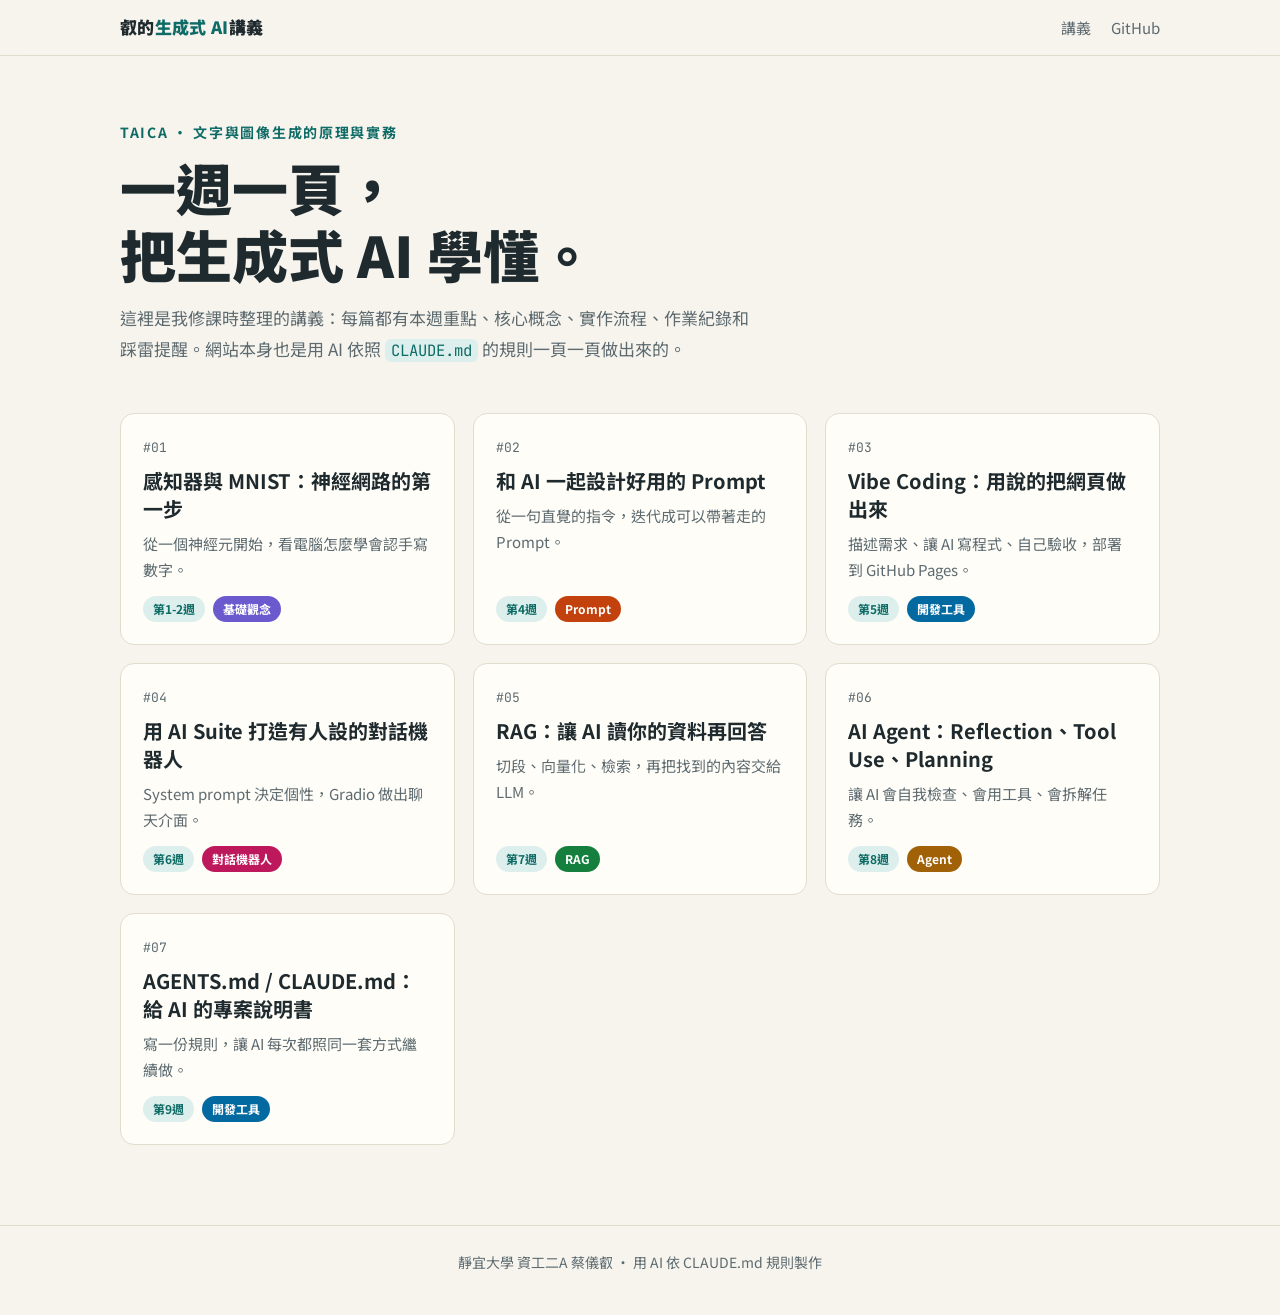
<file: index.html>
<!DOCTYPE html>
<html lang="zh-Hant">
<head>
  <meta charset="UTF-8">
  <meta name="viewport" content="width=device-width, initial-scale=1.0">
  <title>叡的生成式 AI 講義站</title>
  <meta name="description" content="TAICA 生成式AI 課程每週主題整理成的講義。">
  <link rel="stylesheet" href="assets/style.css">
</head>
<body>
  <nav class="site-nav">
    <div class="inner">
      <a class="brand" href="./">叡的<span>生成式 AI</span>講義</a>
      <div class="links">
        <a href="#lessons">講義</a>
        <a href="https://github.com/ray20070101-eng/genai-notes">GitHub</a>
      </div>
    </div>
  </nav>

  <header class="hero">
    <div class="eyebrow">TAICA · 文字與圖像生成的原理與實務</div>
    <h1>一週一頁，<br>把生成式 AI 學懂。</h1>
    <p>這裡是我修課時整理的講義：每篇都有本週重點、核心概念、實作流程、作業紀錄和踩雷提醒。網站本身也是用 AI 依照 <code>CLAUDE.md</code> 的規則一頁一頁做出來的。</p>
  </header>

  <main id="lessons" class="grid"></main>

  <footer>靜宜大學 資工二A 蔡儀叡 · 用 AI 依 CLAUDE.md 規則製作</footer>

  <script src="assets/lessons.js"></script>
  <script>
    const grid = document.getElementById("lessons");
    grid.innerHTML = visibleLessons().map(l => `
      <a class="card" href="lessons/${l.file}">
        <span class="num">#${l.id}</span>
        <h2>${l.title}</h2>
        <p>${l.summary}</p>
        <div class="meta">
          <span class="pill">${l.week}</span>
          <span class="tag" data-tag="${l.tag}">${l.tag}</span>
        </div>
      </a>`).join("");
  </script>
</body>
</html>
</file>
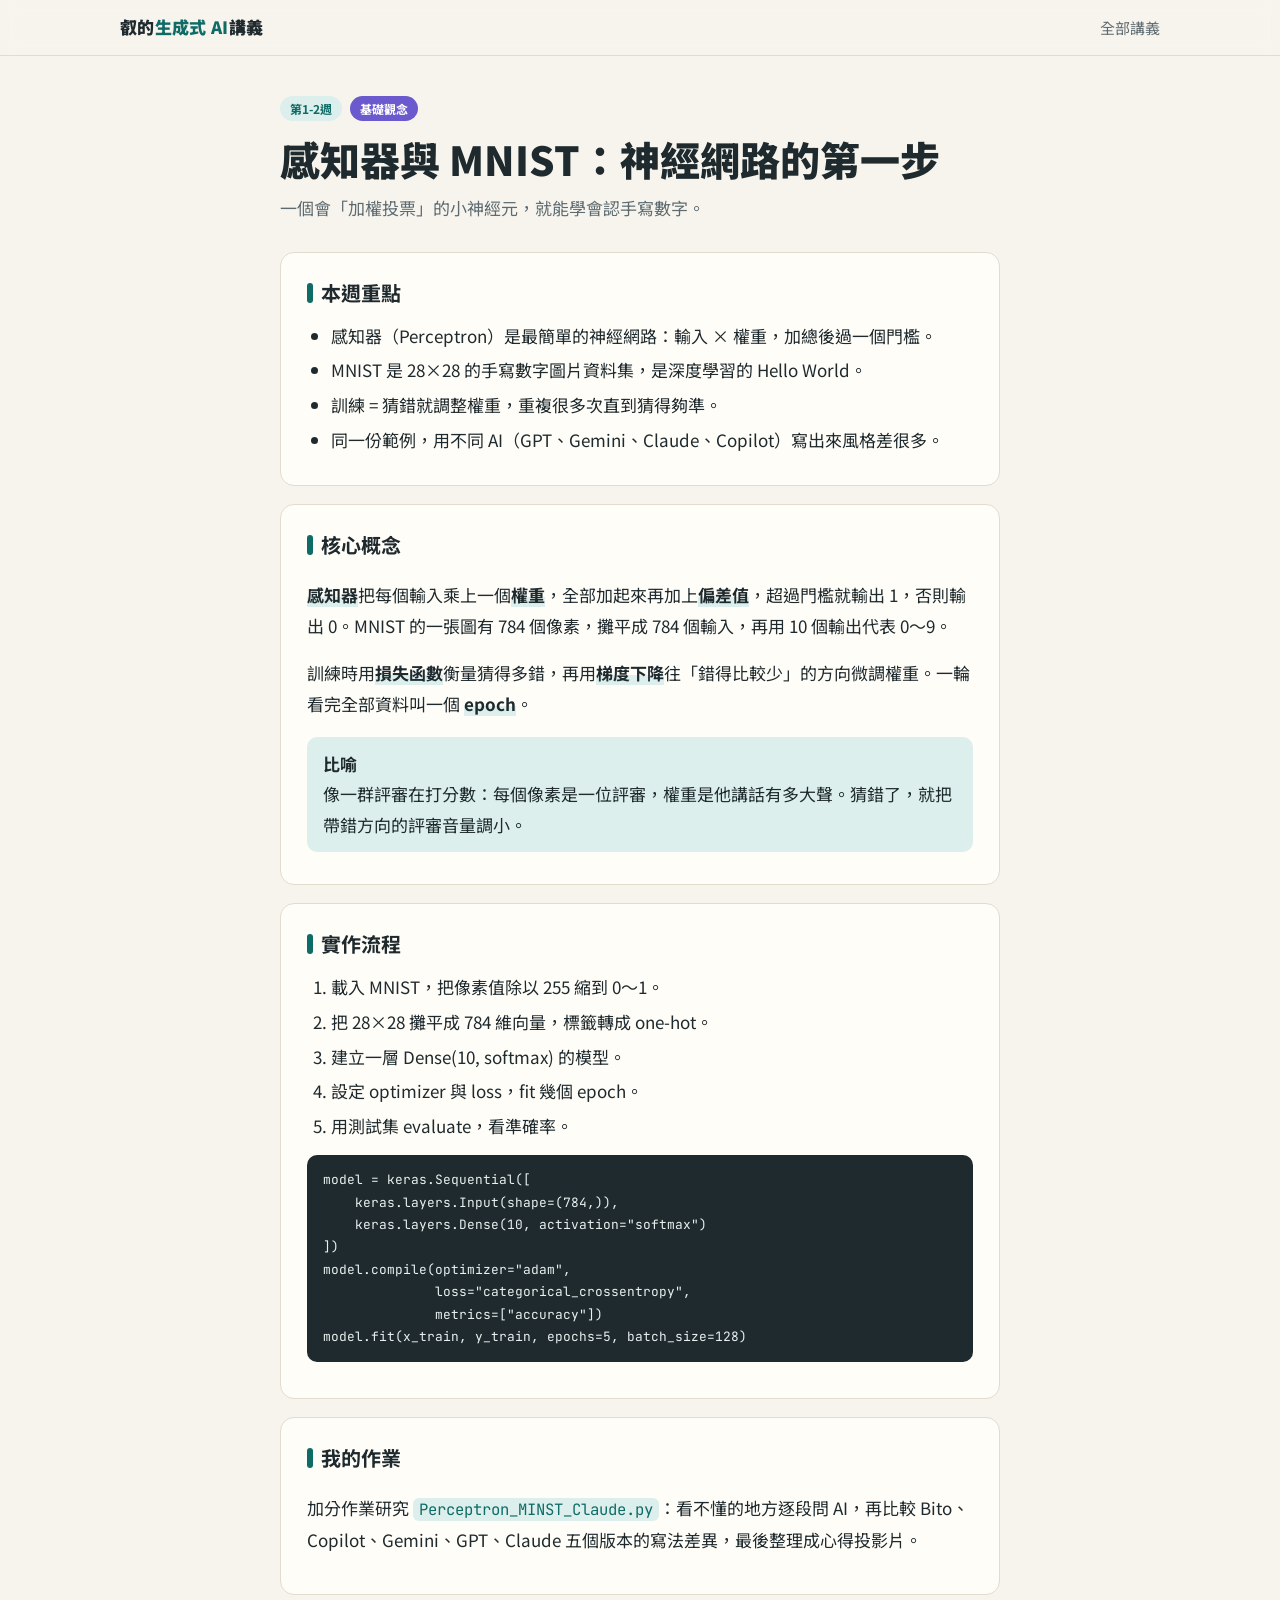
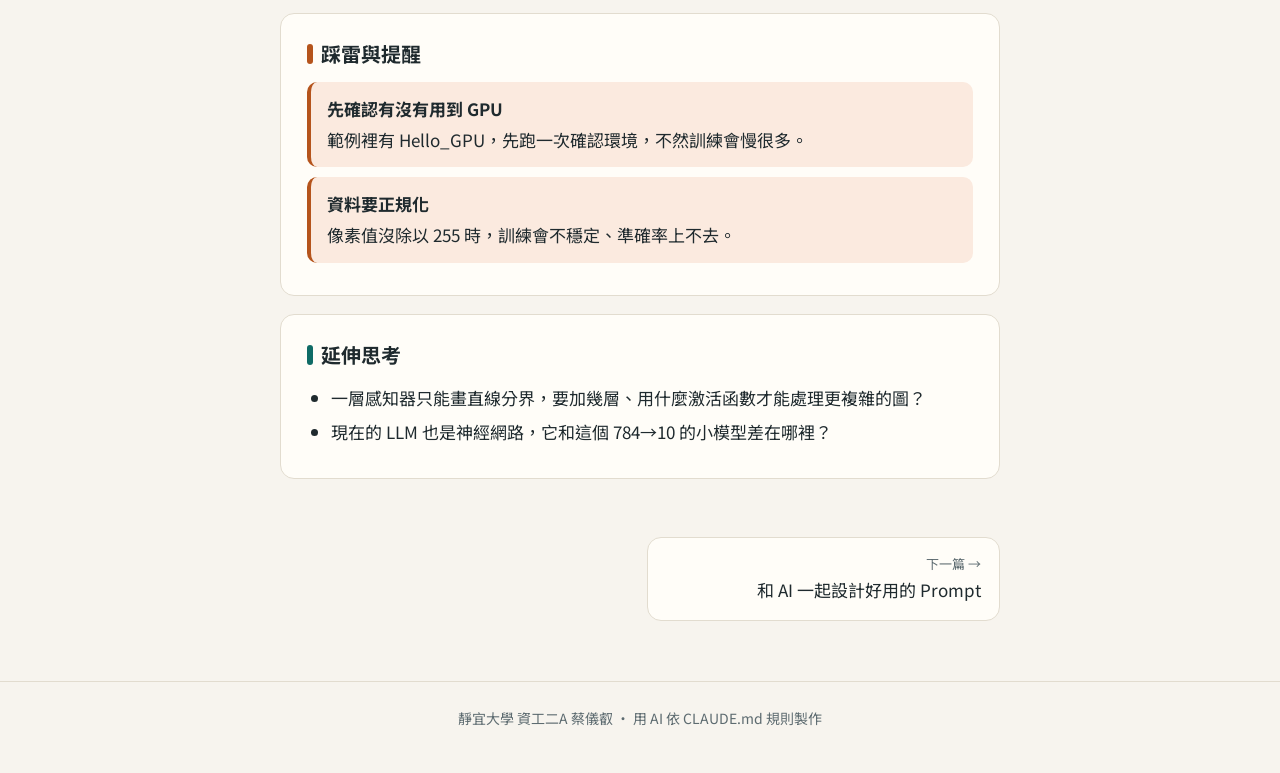
<file: lessons/01-perceptron.html>
<!DOCTYPE html>
<html lang="zh-Hant">
<head>
  <meta charset="UTF-8">
  <meta name="viewport" content="width=device-width, initial-scale=1.0">
  <title>感知器與 MNIST：神經網路的第一步｜叡的生成式 AI 講義</title>
  <link rel="stylesheet" href="../assets/style.css">
</head>
<body>
  <nav class="site-nav">
    <div class="inner">
      <a class="brand" href="../">叡的<span>生成式 AI</span>講義</a>
      <div class="links">
        <a href="../#lessons">全部講義</a>
      </div>
    </div>
  </nav>

  <main class="lesson">
    <header class="lesson-header">
      <div class="meta">
        <span class="pill">第1-2週</span>
        <span class="tag" data-tag="基礎觀念">基礎觀念</span>
      </div>
      <h1>感知器與 MNIST：神經網路的第一步</h1>
      <p class="subtitle">一個會「加權投票」的小神經元，就能學會認手寫數字。</p>
    </header>

    <section class="key-points">
      <h2>本週重點</h2>
      <ul>
        <li>感知器（Perceptron）是最簡單的神經網路：輸入 × 權重，加總後過一個門檻。</li>
        <li>MNIST 是 28×28 的手寫數字圖片資料集，是深度學習的 Hello World。</li>
        <li>訓練 = 猜錯就調整權重，重複很多次直到猜得夠準。</li>
        <li>同一份範例，用不同 AI（GPT、Gemini、Claude、Copilot）寫出來風格差很多。</li>
      </ul>
    </section>

    <section class="concept">
      <h2>核心概念</h2>
      <p><dfn>感知器</dfn>把每個輸入乘上一個<dfn>權重</dfn>，全部加起來再加上<dfn>偏差值</dfn>，超過門檻就輸出 1，否則輸出 0。MNIST 的一張圖有 784 個像素，攤平成 784 個輸入，再用 10 個輸出代表 0～9。</p><p>訓練時用<dfn>損失函數</dfn>衡量猜得多錯，再用<dfn>梯度下降</dfn>往「錯得比較少」的方向微調權重。一輪看完全部資料叫一個 <dfn>epoch</dfn>。</p>
      <div class="callout"><strong>比喻</strong>像一群評審在打分數：每個像素是一位評審，權重是他講話有多大聲。猜錯了，就把帶錯方向的評審音量調小。</div>
    </section>

    <section class="steps">
      <h2>實作流程</h2>
      <ol>
        <li>載入 MNIST，把像素值除以 255 縮到 0～1。</li>
        <li>把 28×28 攤平成 784 維向量，標籤轉成 one-hot。</li>
        <li>建立一層 Dense(10, softmax) 的模型。</li>
        <li>設定 optimizer 與 loss，fit 幾個 epoch。</li>
        <li>用測試集 evaluate，看準確率。</li>
      </ol>
      <pre><code>model = keras.Sequential([
    keras.layers.Input(shape=(784,)),
    keras.layers.Dense(10, activation=&quot;softmax&quot;)
])
model.compile(optimizer=&quot;adam&quot;,
              loss=&quot;categorical_crossentropy&quot;,
              metrics=[&quot;accuracy&quot;])
model.fit(x_train, y_train, epochs=5, batch_size=128)</code></pre>
    </section>

    <section class="homework">
      <h2>我的作業</h2>
      <p>加分作業研究 <code>Perceptron_MINST_Claude.py</code>：看不懂的地方逐段問 AI，再比較 Bito、Copilot、Gemini、GPT、Claude 五個版本的寫法差異，最後整理成心得投影片。</p>
    </section>

    <section class="pitfalls">
      <h2>踩雷與提醒</h2>
      <div class="callout warn"><strong>先確認有沒有用到 GPU</strong>範例裡有 Hello_GPU，先跑一次確認環境，不然訓練會慢很多。</div>
      <div class="callout warn"><strong>資料要正規化</strong>像素值沒除以 255 時，訓練會不穩定、準確率上不去。</div>
    </section>

    <section class="next">
      <h2>延伸思考</h2>
      <ul>
        <li>一層感知器只能畫直線分界，要加幾層、用什麼激活函數才能處理更複雜的圖？</li>
        <li>現在的 LLM 也是神經網路，它和這個 784→10 的小模型差在哪裡？</li>
      </ul>
    </section>
  </main>

  <nav class="pager"></nav>

  <footer>靜宜大學 資工二A 蔡儀叡 · 用 AI 依 CLAUDE.md 規則製作</footer>

  <script src="../assets/lessons.js"></script>
  <script src="../assets/lesson.js"></script>
</body>
</html>
</file>
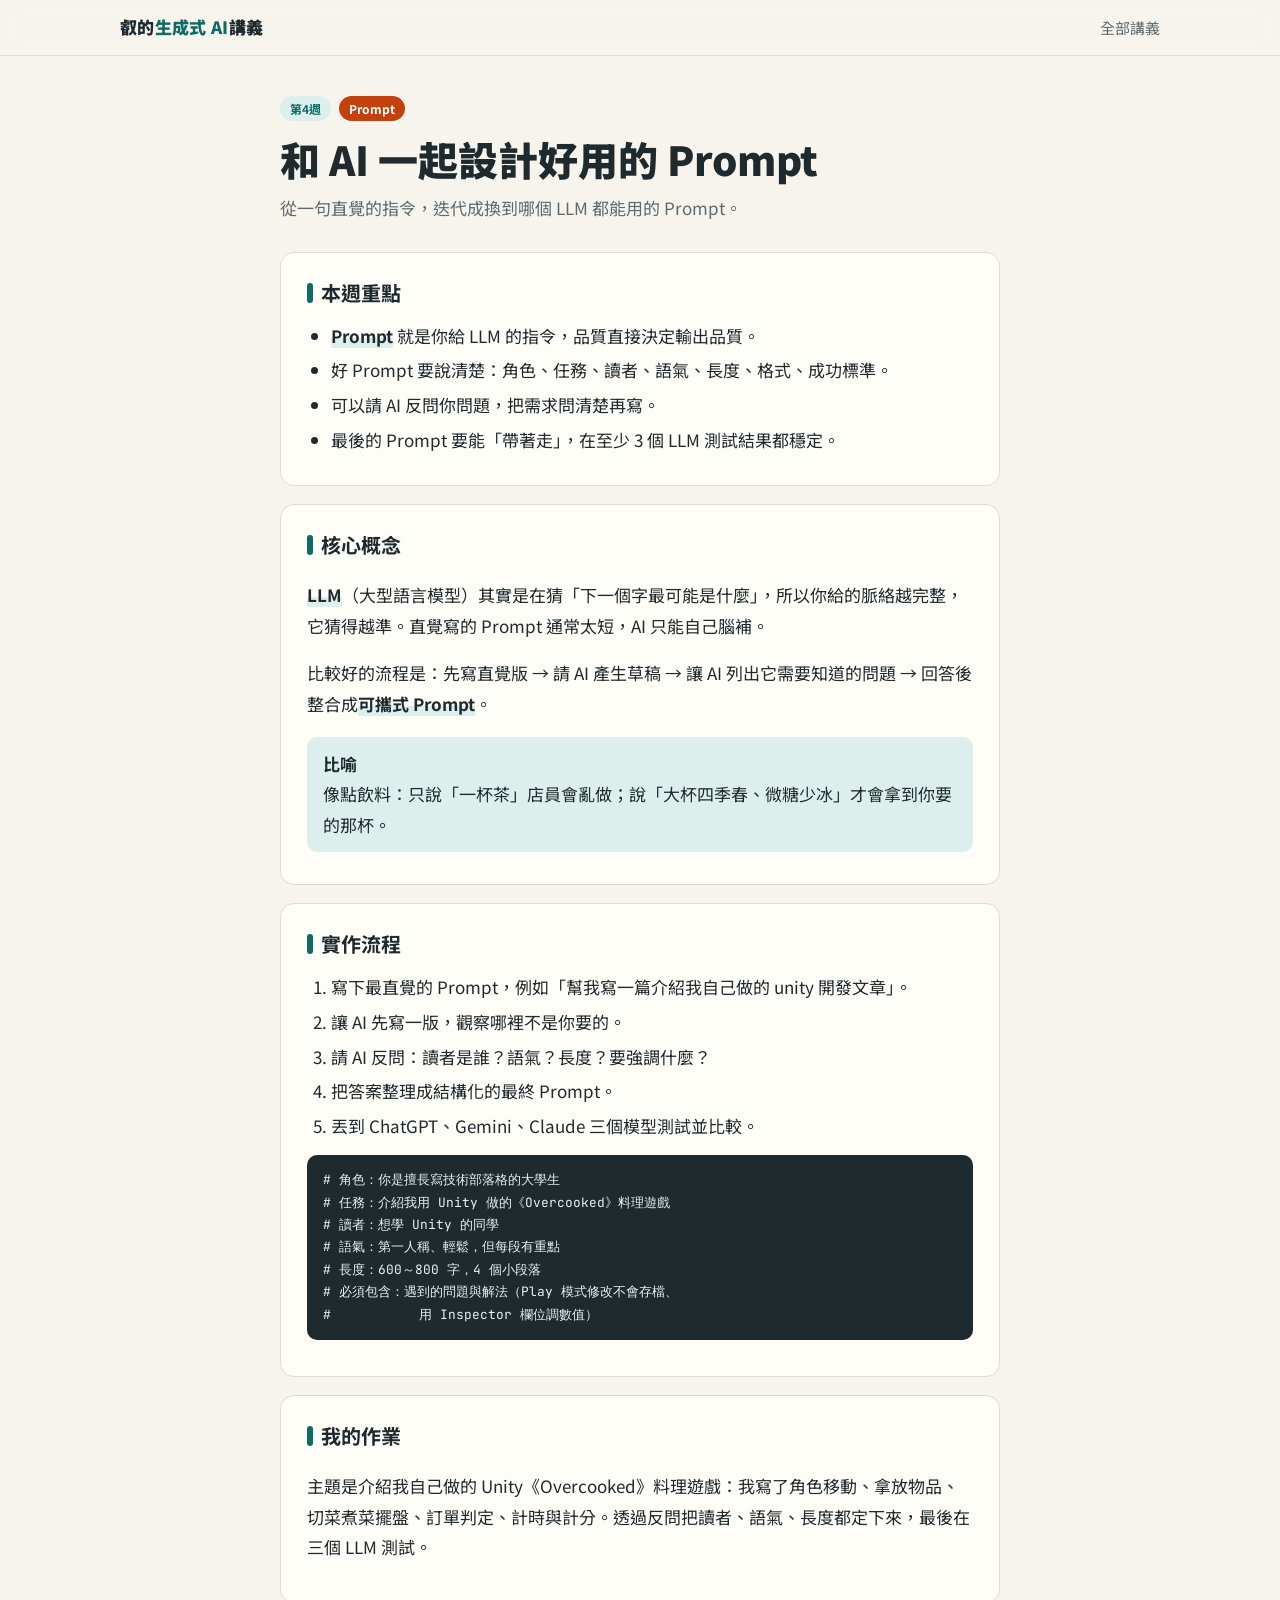
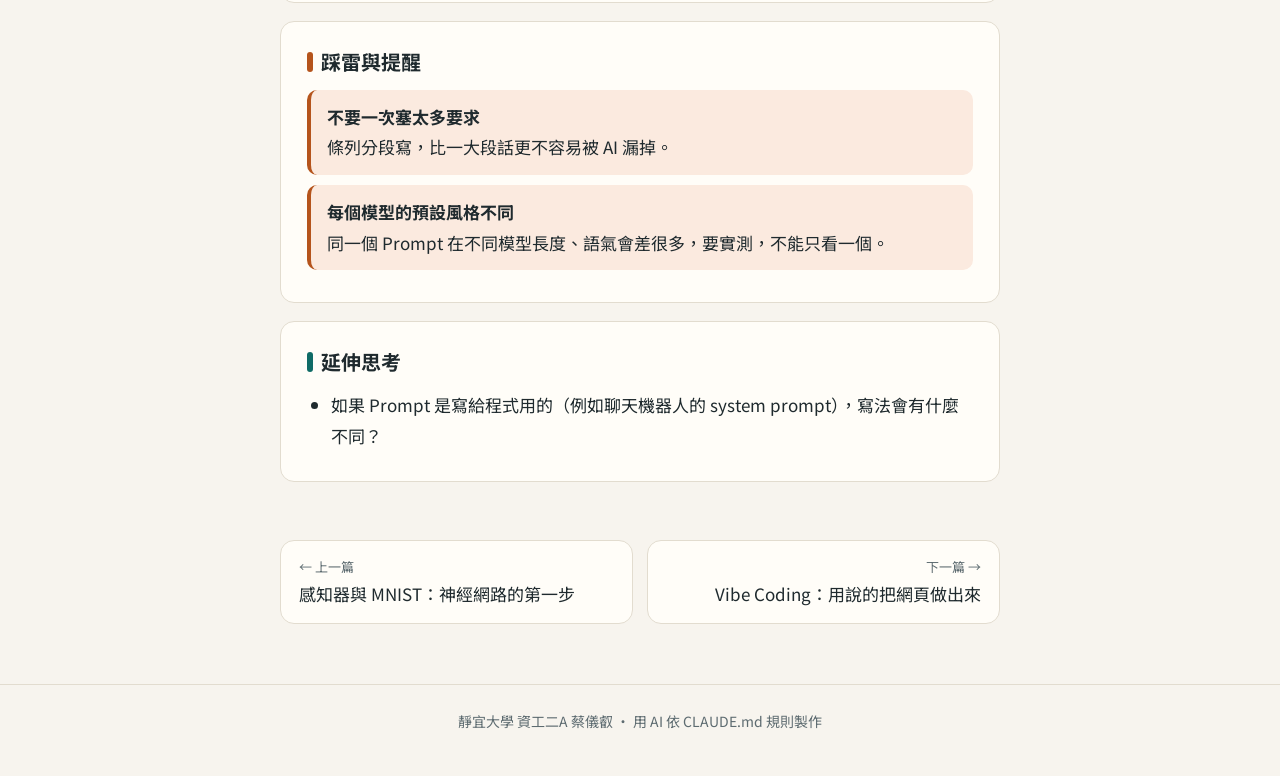
<file: lessons/02-prompt.html>
<!DOCTYPE html>
<html lang="zh-Hant">
<head>
  <meta charset="UTF-8">
  <meta name="viewport" content="width=device-width, initial-scale=1.0">
  <title>和 AI 一起設計好用的 Prompt｜叡的生成式 AI 講義</title>
  <link rel="stylesheet" href="../assets/style.css">
</head>
<body>
  <nav class="site-nav">
    <div class="inner">
      <a class="brand" href="../">叡的<span>生成式 AI</span>講義</a>
      <div class="links">
        <a href="../#lessons">全部講義</a>
      </div>
    </div>
  </nav>

  <main class="lesson">
    <header class="lesson-header">
      <div class="meta">
        <span class="pill">第4週</span>
        <span class="tag" data-tag="Prompt">Prompt</span>
      </div>
      <h1>和 AI 一起設計好用的 Prompt</h1>
      <p class="subtitle">從一句直覺的指令，迭代成換到哪個 LLM 都能用的 Prompt。</p>
    </header>

    <section class="key-points">
      <h2>本週重點</h2>
      <ul>
        <li><dfn>Prompt</dfn> 就是你給 LLM 的指令，品質直接決定輸出品質。</li>
        <li>好 Prompt 要說清楚：角色、任務、讀者、語氣、長度、格式、成功標準。</li>
        <li>可以請 AI 反問你問題，把需求問清楚再寫。</li>
        <li>最後的 Prompt 要能「帶著走」，在至少 3 個 LLM 測試結果都穩定。</li>
      </ul>
    </section>

    <section class="concept">
      <h2>核心概念</h2>
      <p><dfn>LLM</dfn>（大型語言模型）其實是在猜「下一個字最可能是什麼」，所以你給的脈絡越完整，它猜得越準。直覺寫的 Prompt 通常太短，AI 只能自己腦補。</p><p>比較好的流程是：先寫直覺版 → 請 AI 產生草稿 → 讓 AI 列出它需要知道的問題 → 回答後整合成<dfn>可攜式 Prompt</dfn>。</p>
      <div class="callout"><strong>比喻</strong>像點飲料：只說「一杯茶」店員會亂做；說「大杯四季春、微糖少冰」才會拿到你要的那杯。</div>
    </section>

    <section class="steps">
      <h2>實作流程</h2>
      <ol>
        <li>寫下最直覺的 Prompt，例如「幫我寫一篇介紹我自己做的 unity 開發文章」。</li>
        <li>讓 AI 先寫一版，觀察哪裡不是你要的。</li>
        <li>請 AI 反問：讀者是誰？語氣？長度？要強調什麼？</li>
        <li>把答案整理成結構化的最終 Prompt。</li>
        <li>丟到 ChatGPT、Gemini、Claude 三個模型測試並比較。</li>
      </ol>
      <pre><code># 角色：你是擅長寫技術部落格的大學生
# 任務：介紹我用 Unity 做的《Overcooked》料理遊戲
# 讀者：想學 Unity 的同學
# 語氣：第一人稱、輕鬆，但每段有重點
# 長度：600～800 字，4 個小段落
# 必須包含：遇到的問題與解法（Play 模式修改不會存檔、
#           用 Inspector 欄位調數值）</code></pre>
    </section>

    <section class="homework">
      <h2>我的作業</h2>
      <p>主題是介紹我自己做的 Unity《Overcooked》料理遊戲：我寫了角色移動、拿放物品、切菜煮菜擺盤、訂單判定、計時與計分。透過反問把讀者、語氣、長度都定下來，最後在三個 LLM 測試。</p>
    </section>

    <section class="pitfalls">
      <h2>踩雷與提醒</h2>
      <div class="callout warn"><strong>不要一次塞太多要求</strong>條列分段寫，比一大段話更不容易被 AI 漏掉。</div>
      <div class="callout warn"><strong>每個模型的預設風格不同</strong>同一個 Prompt 在不同模型長度、語氣會差很多，要實測，不能只看一個。</div>
    </section>

    <section class="next">
      <h2>延伸思考</h2>
      <ul>
        <li>如果 Prompt 是寫給程式用的（例如聊天機器人的 system prompt），寫法會有什麼不同？</li>
      </ul>
    </section>
  </main>

  <nav class="pager"></nav>

  <footer>靜宜大學 資工二A 蔡儀叡 · 用 AI 依 CLAUDE.md 規則製作</footer>

  <script src="../assets/lessons.js"></script>
  <script src="../assets/lesson.js"></script>
</body>
</html>
</file>
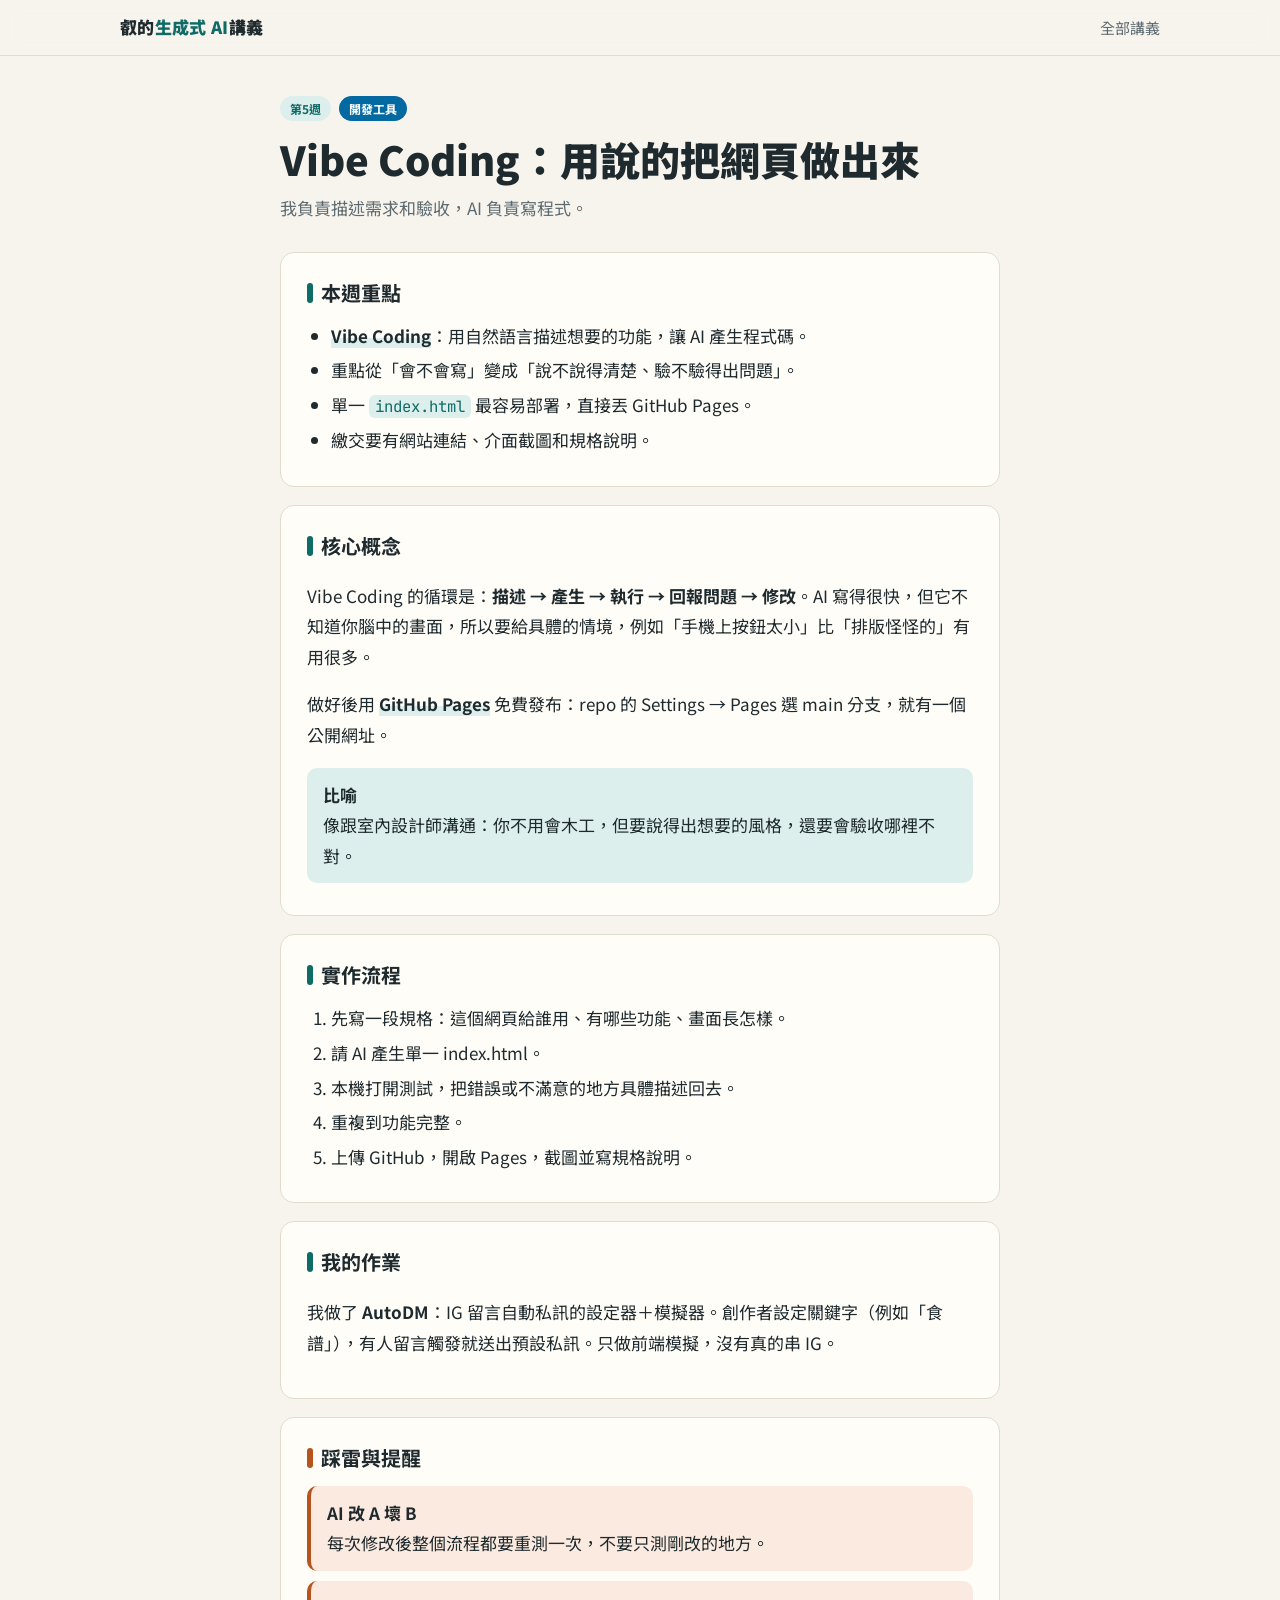
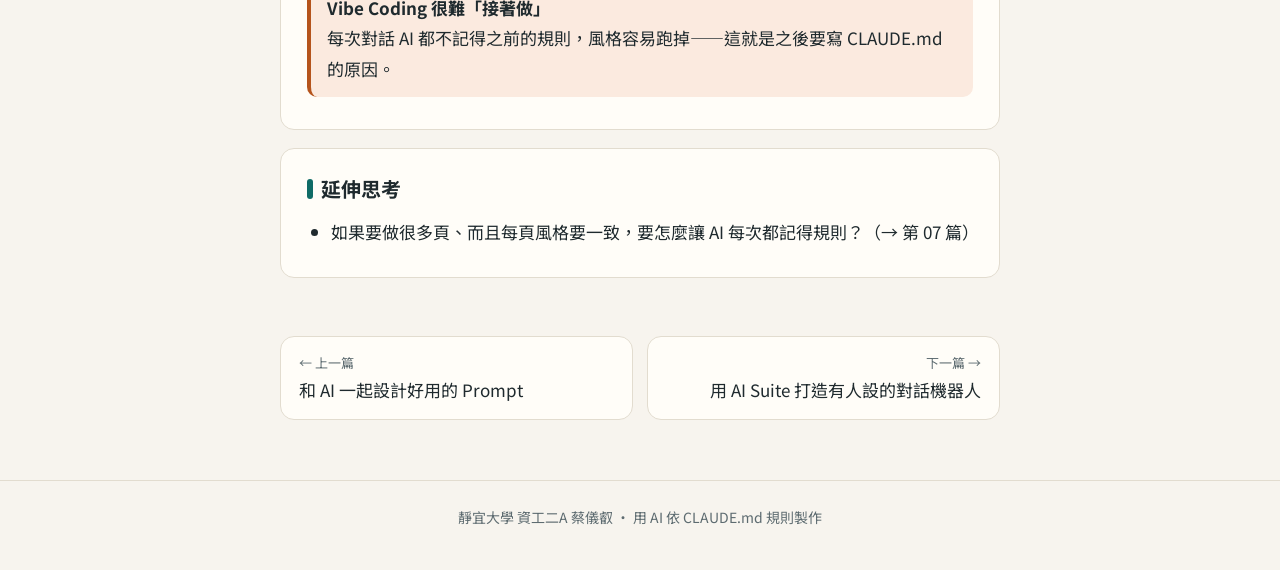
<file: lessons/03-vibe-coding.html>
<!DOCTYPE html>
<html lang="zh-Hant">
<head>
  <meta charset="UTF-8">
  <meta name="viewport" content="width=device-width, initial-scale=1.0">
  <title>Vibe Coding：用說的把網頁做出來｜叡的生成式 AI 講義</title>
  <link rel="stylesheet" href="../assets/style.css">
</head>
<body>
  <nav class="site-nav">
    <div class="inner">
      <a class="brand" href="../">叡的<span>生成式 AI</span>講義</a>
      <div class="links">
        <a href="../#lessons">全部講義</a>
      </div>
    </div>
  </nav>

  <main class="lesson">
    <header class="lesson-header">
      <div class="meta">
        <span class="pill">第5週</span>
        <span class="tag" data-tag="開發工具">開發工具</span>
      </div>
      <h1>Vibe Coding：用說的把網頁做出來</h1>
      <p class="subtitle">我負責描述需求和驗收，AI 負責寫程式。</p>
    </header>

    <section class="key-points">
      <h2>本週重點</h2>
      <ul>
        <li><dfn>Vibe Coding</dfn>：用自然語言描述想要的功能，讓 AI 產生程式碼。</li>
        <li>重點從「會不會寫」變成「說不說得清楚、驗不驗得出問題」。</li>
        <li>單一 <code>index.html</code> 最容易部署，直接丟 GitHub Pages。</li>
        <li>繳交要有網站連結、介面截圖和規格說明。</li>
      </ul>
    </section>

    <section class="concept">
      <h2>核心概念</h2>
      <p>Vibe Coding 的循環是：<strong>描述 → 產生 → 執行 → 回報問題 → 修改</strong>。AI 寫得很快，但它不知道你腦中的畫面，所以要給具體的情境，例如「手機上按鈕太小」比「排版怪怪的」有用很多。</p><p>做好後用 <dfn>GitHub Pages</dfn> 免費發布：repo 的 Settings → Pages 選 main 分支，就有一個公開網址。</p>
      <div class="callout"><strong>比喻</strong>像跟室內設計師溝通：你不用會木工，但要說得出想要的風格，還要會驗收哪裡不對。</div>
    </section>

    <section class="steps">
      <h2>實作流程</h2>
      <ol>
        <li>先寫一段規格：這個網頁給誰用、有哪些功能、畫面長怎樣。</li>
        <li>請 AI 產生單一 index.html。</li>
        <li>本機打開測試，把錯誤或不滿意的地方具體描述回去。</li>
        <li>重複到功能完整。</li>
        <li>上傳 GitHub，開啟 Pages，截圖並寫規格說明。</li>
      </ol>
    </section>

    <section class="homework">
      <h2>我的作業</h2>
      <p>我做了 <strong>AutoDM</strong>：IG 留言自動私訊的設定器＋模擬器。創作者設定關鍵字（例如「食譜」），有人留言觸發就送出預設私訊。只做前端模擬，沒有真的串 IG。</p>
    </section>

    <section class="pitfalls">
      <h2>踩雷與提醒</h2>
      <div class="callout warn"><strong>AI 改 A 壞 B</strong>每次修改後整個流程都要重測一次，不要只測剛改的地方。</div>
      <div class="callout warn"><strong>Vibe Coding 很難「接著做」</strong>每次對話 AI 都不記得之前的規則，風格容易跑掉——這就是之後要寫 CLAUDE.md 的原因。</div>
    </section>

    <section class="next">
      <h2>延伸思考</h2>
      <ul>
        <li>如果要做很多頁、而且每頁風格要一致，要怎麼讓 AI 每次都記得規則？（→ 第 07 篇）</li>
      </ul>
    </section>
  </main>

  <nav class="pager"></nav>

  <footer>靜宜大學 資工二A 蔡儀叡 · 用 AI 依 CLAUDE.md 規則製作</footer>

  <script src="../assets/lessons.js"></script>
  <script src="../assets/lesson.js"></script>
</body>
</html>
</file>
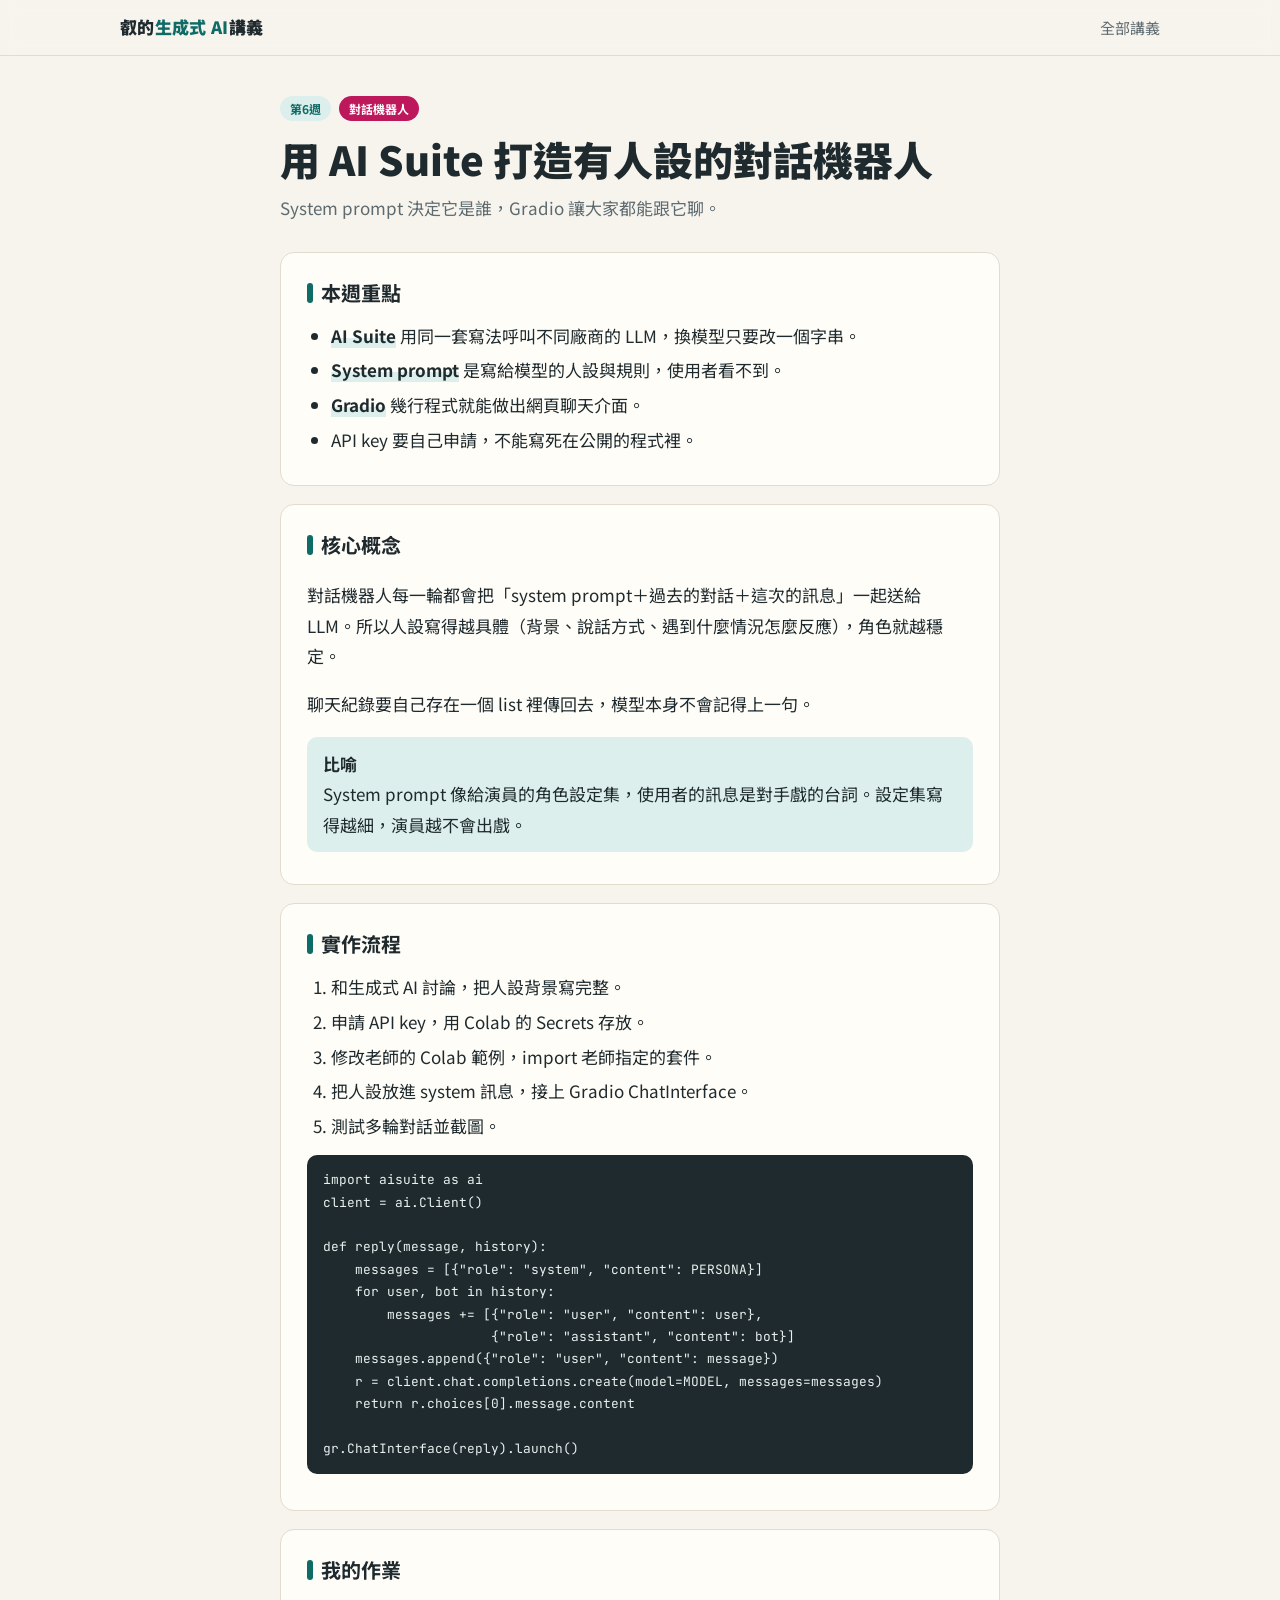
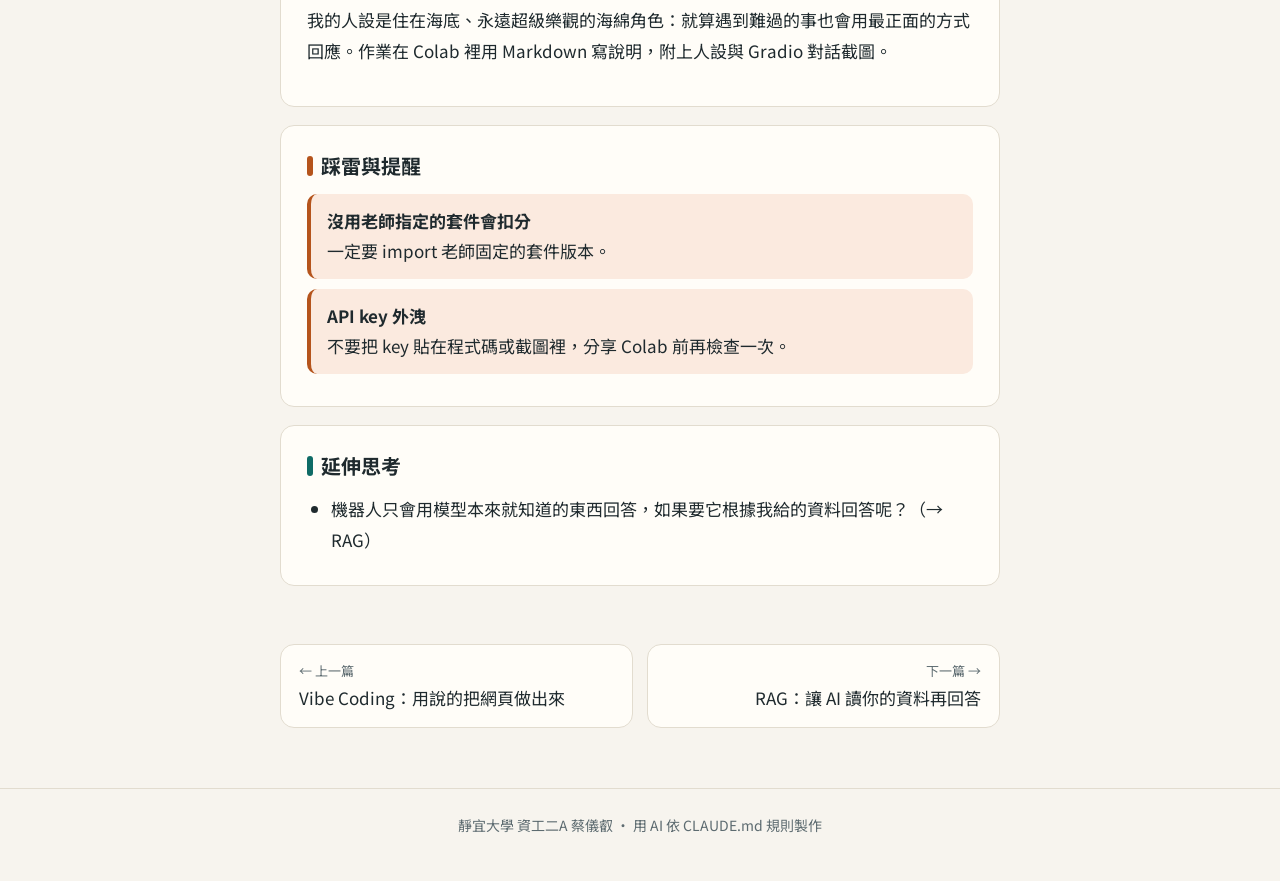
<file: lessons/04-ai-suite-chatbot.html>
<!DOCTYPE html>
<html lang="zh-Hant">
<head>
  <meta charset="UTF-8">
  <meta name="viewport" content="width=device-width, initial-scale=1.0">
  <title>用 AI Suite 打造有人設的對話機器人｜叡的生成式 AI 講義</title>
  <link rel="stylesheet" href="../assets/style.css">
</head>
<body>
  <nav class="site-nav">
    <div class="inner">
      <a class="brand" href="../">叡的<span>生成式 AI</span>講義</a>
      <div class="links">
        <a href="../#lessons">全部講義</a>
      </div>
    </div>
  </nav>

  <main class="lesson">
    <header class="lesson-header">
      <div class="meta">
        <span class="pill">第6週</span>
        <span class="tag" data-tag="對話機器人">對話機器人</span>
      </div>
      <h1>用 AI Suite 打造有人設的對話機器人</h1>
      <p class="subtitle">System prompt 決定它是誰，Gradio 讓大家都能跟它聊。</p>
    </header>

    <section class="key-points">
      <h2>本週重點</h2>
      <ul>
        <li><dfn>AI Suite</dfn> 用同一套寫法呼叫不同廠商的 LLM，換模型只要改一個字串。</li>
        <li><dfn>System prompt</dfn> 是寫給模型的人設與規則，使用者看不到。</li>
        <li><dfn>Gradio</dfn> 幾行程式就能做出網頁聊天介面。</li>
        <li>API key 要自己申請，不能寫死在公開的程式裡。</li>
      </ul>
    </section>

    <section class="concept">
      <h2>核心概念</h2>
      <p>對話機器人每一輪都會把「system prompt＋過去的對話＋這次的訊息」一起送給 LLM。所以人設寫得越具體（背景、說話方式、遇到什麼情況怎麼反應），角色就越穩定。</p><p>聊天紀錄要自己存在一個 list 裡傳回去，模型本身不會記得上一句。</p>
      <div class="callout"><strong>比喻</strong>System prompt 像給演員的角色設定集，使用者的訊息是對手戲的台詞。設定集寫得越細，演員越不會出戲。</div>
    </section>

    <section class="steps">
      <h2>實作流程</h2>
      <ol>
        <li>和生成式 AI 討論，把人設背景寫完整。</li>
        <li>申請 API key，用 Colab 的 Secrets 存放。</li>
        <li>修改老師的 Colab 範例，import 老師指定的套件。</li>
        <li>把人設放進 system 訊息，接上 Gradio ChatInterface。</li>
        <li>測試多輪對話並截圖。</li>
      </ol>
      <pre><code>import aisuite as ai
client = ai.Client()

def reply(message, history):
    messages = [{&quot;role&quot;: &quot;system&quot;, &quot;content&quot;: PERSONA}]
    for user, bot in history:
        messages += [{&quot;role&quot;: &quot;user&quot;, &quot;content&quot;: user},
                     {&quot;role&quot;: &quot;assistant&quot;, &quot;content&quot;: bot}]
    messages.append({&quot;role&quot;: &quot;user&quot;, &quot;content&quot;: message})
    r = client.chat.completions.create(model=MODEL, messages=messages)
    return r.choices[0].message.content

gr.ChatInterface(reply).launch()</code></pre>
    </section>

    <section class="homework">
      <h2>我的作業</h2>
      <p>我的人設是住在海底、永遠超級樂觀的海綿角色：就算遇到難過的事也會用最正面的方式回應。作業在 Colab 裡用 Markdown 寫說明，附上人設與 Gradio 對話截圖。</p>
    </section>

    <section class="pitfalls">
      <h2>踩雷與提醒</h2>
      <div class="callout warn"><strong>沒用老師指定的套件會扣分</strong>一定要 import 老師固定的套件版本。</div>
      <div class="callout warn"><strong>API key 外洩</strong>不要把 key 貼在程式碼或截圖裡，分享 Colab 前再檢查一次。</div>
    </section>

    <section class="next">
      <h2>延伸思考</h2>
      <ul>
        <li>機器人只會用模型本來就知道的東西回答，如果要它根據我給的資料回答呢？（→ RAG）</li>
      </ul>
    </section>
  </main>

  <nav class="pager"></nav>

  <footer>靜宜大學 資工二A 蔡儀叡 · 用 AI 依 CLAUDE.md 規則製作</footer>

  <script src="../assets/lessons.js"></script>
  <script src="../assets/lesson.js"></script>
</body>
</html>
</file>
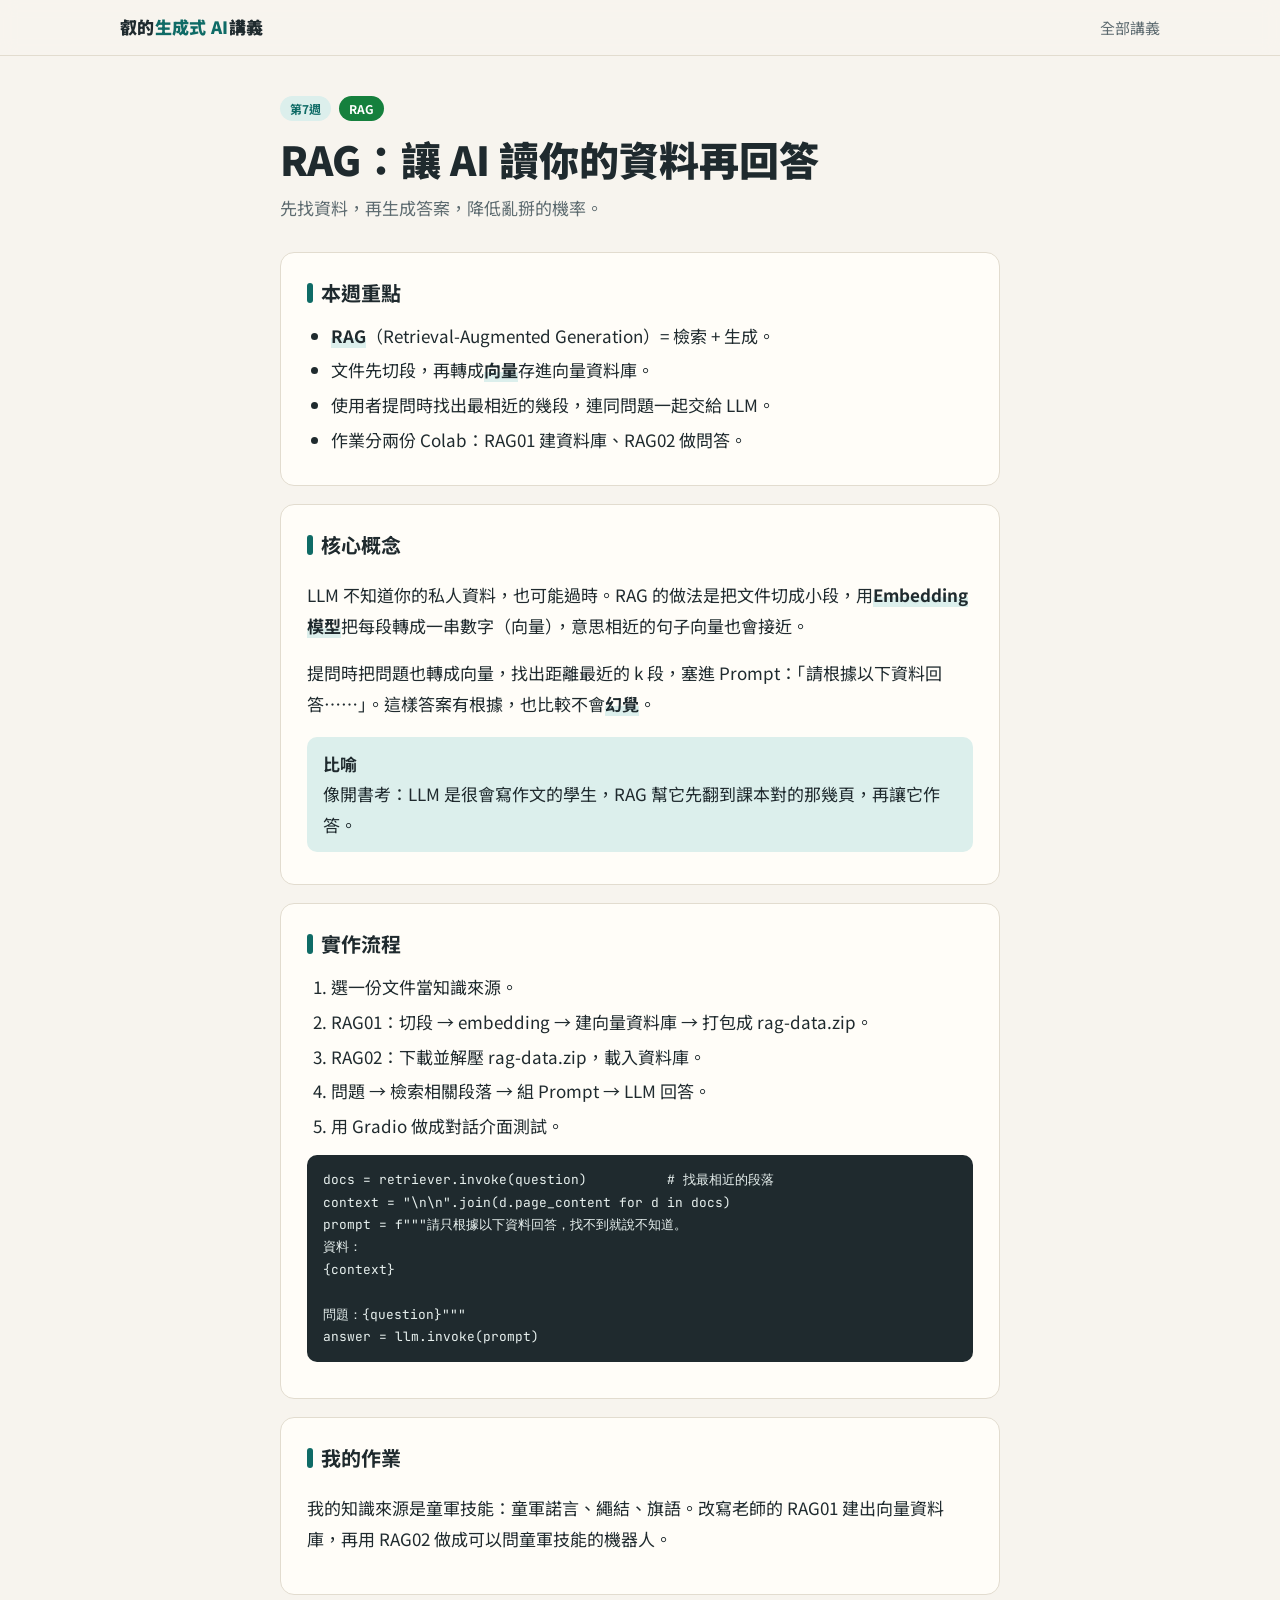
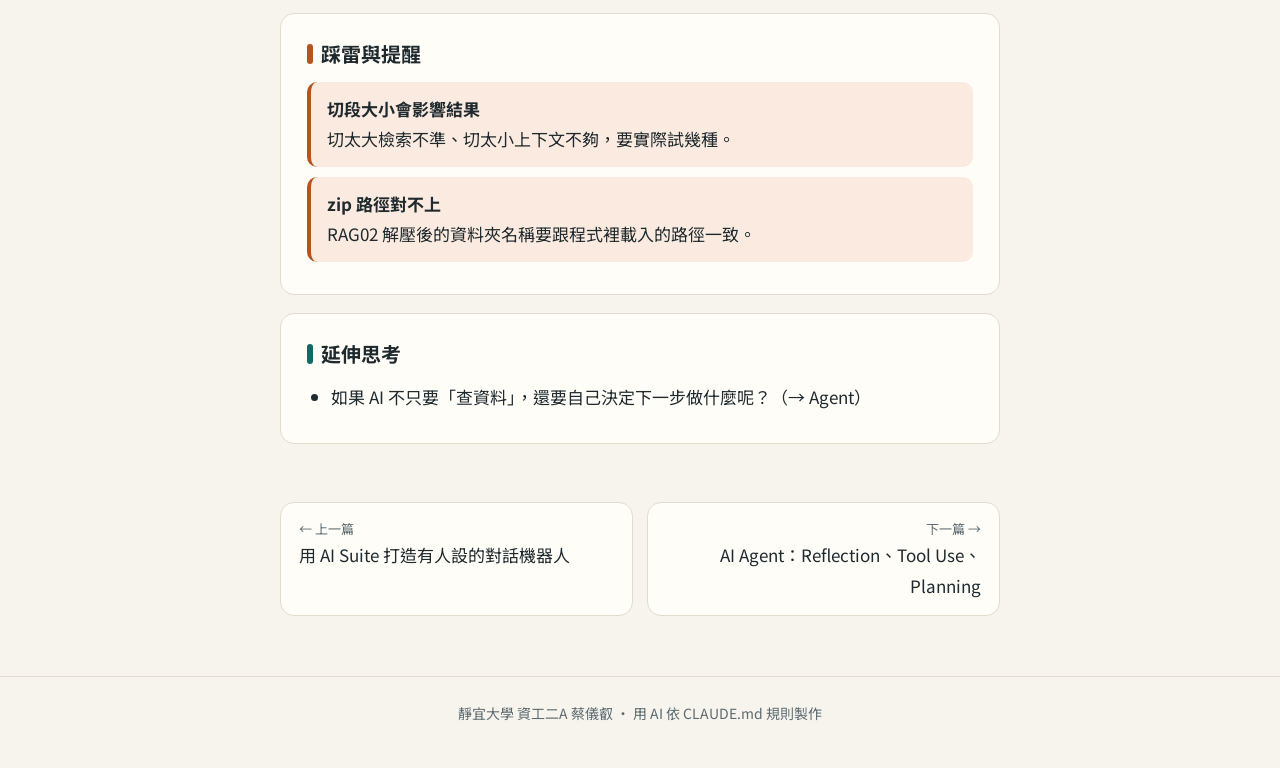
<file: lessons/05-rag.html>
<!DOCTYPE html>
<html lang="zh-Hant">
<head>
  <meta charset="UTF-8">
  <meta name="viewport" content="width=device-width, initial-scale=1.0">
  <title>RAG：讓 AI 讀你的資料再回答｜叡的生成式 AI 講義</title>
  <link rel="stylesheet" href="../assets/style.css">
</head>
<body>
  <nav class="site-nav">
    <div class="inner">
      <a class="brand" href="../">叡的<span>生成式 AI</span>講義</a>
      <div class="links">
        <a href="../#lessons">全部講義</a>
      </div>
    </div>
  </nav>

  <main class="lesson">
    <header class="lesson-header">
      <div class="meta">
        <span class="pill">第7週</span>
        <span class="tag" data-tag="RAG">RAG</span>
      </div>
      <h1>RAG：讓 AI 讀你的資料再回答</h1>
      <p class="subtitle">先找資料，再生成答案，降低亂掰的機率。</p>
    </header>

    <section class="key-points">
      <h2>本週重點</h2>
      <ul>
        <li><dfn>RAG</dfn>（Retrieval-Augmented Generation）= 檢索 + 生成。</li>
        <li>文件先切段，再轉成<dfn>向量</dfn>存進向量資料庫。</li>
        <li>使用者提問時找出最相近的幾段，連同問題一起交給 LLM。</li>
        <li>作業分兩份 Colab：RAG01 建資料庫、RAG02 做問答。</li>
      </ul>
    </section>

    <section class="concept">
      <h2>核心概念</h2>
      <p>LLM 不知道你的私人資料，也可能過時。RAG 的做法是把文件切成小段，用<dfn>Embedding 模型</dfn>把每段轉成一串數字（向量），意思相近的句子向量也會接近。</p><p>提問時把問題也轉成向量，找出距離最近的 k 段，塞進 Prompt：「請根據以下資料回答……」。這樣答案有根據，也比較不會<dfn>幻覺</dfn>。</p>
      <div class="callout"><strong>比喻</strong>像開書考：LLM 是很會寫作文的學生，RAG 幫它先翻到課本對的那幾頁，再讓它作答。</div>
    </section>

    <section class="steps">
      <h2>實作流程</h2>
      <ol>
        <li>選一份文件當知識來源。</li>
        <li>RAG01：切段 → embedding → 建向量資料庫 → 打包成 rag-data.zip。</li>
        <li>RAG02：下載並解壓 rag-data.zip，載入資料庫。</li>
        <li>問題 → 檢索相關段落 → 組 Prompt → LLM 回答。</li>
        <li>用 Gradio 做成對話介面測試。</li>
      </ol>
      <pre><code>docs = retriever.invoke(question)          # 找最相近的段落
context = &quot;\n\n&quot;.join(d.page_content for d in docs)
prompt = f&quot;&quot;&quot;請只根據以下資料回答，找不到就說不知道。
資料：
{context}

問題：{question}&quot;&quot;&quot;
answer = llm.invoke(prompt)</code></pre>
    </section>

    <section class="homework">
      <h2>我的作業</h2>
      <p>我的知識來源是童軍技能：童軍諾言、繩結、旗語。改寫老師的 RAG01 建出向量資料庫，再用 RAG02 做成可以問童軍技能的機器人。</p>
    </section>

    <section class="pitfalls">
      <h2>踩雷與提醒</h2>
      <div class="callout warn"><strong>切段大小會影響結果</strong>切太大檢索不準、切太小上下文不夠，要實際試幾種。</div>
      <div class="callout warn"><strong>zip 路徑對不上</strong>RAG02 解壓後的資料夾名稱要跟程式裡載入的路徑一致。</div>
    </section>

    <section class="next">
      <h2>延伸思考</h2>
      <ul>
        <li>如果 AI 不只要「查資料」，還要自己決定下一步做什麼呢？（→ Agent）</li>
      </ul>
    </section>
  </main>

  <nav class="pager"></nav>

  <footer>靜宜大學 資工二A 蔡儀叡 · 用 AI 依 CLAUDE.md 規則製作</footer>

  <script src="../assets/lessons.js"></script>
  <script src="../assets/lesson.js"></script>
</body>
</html>
</file>
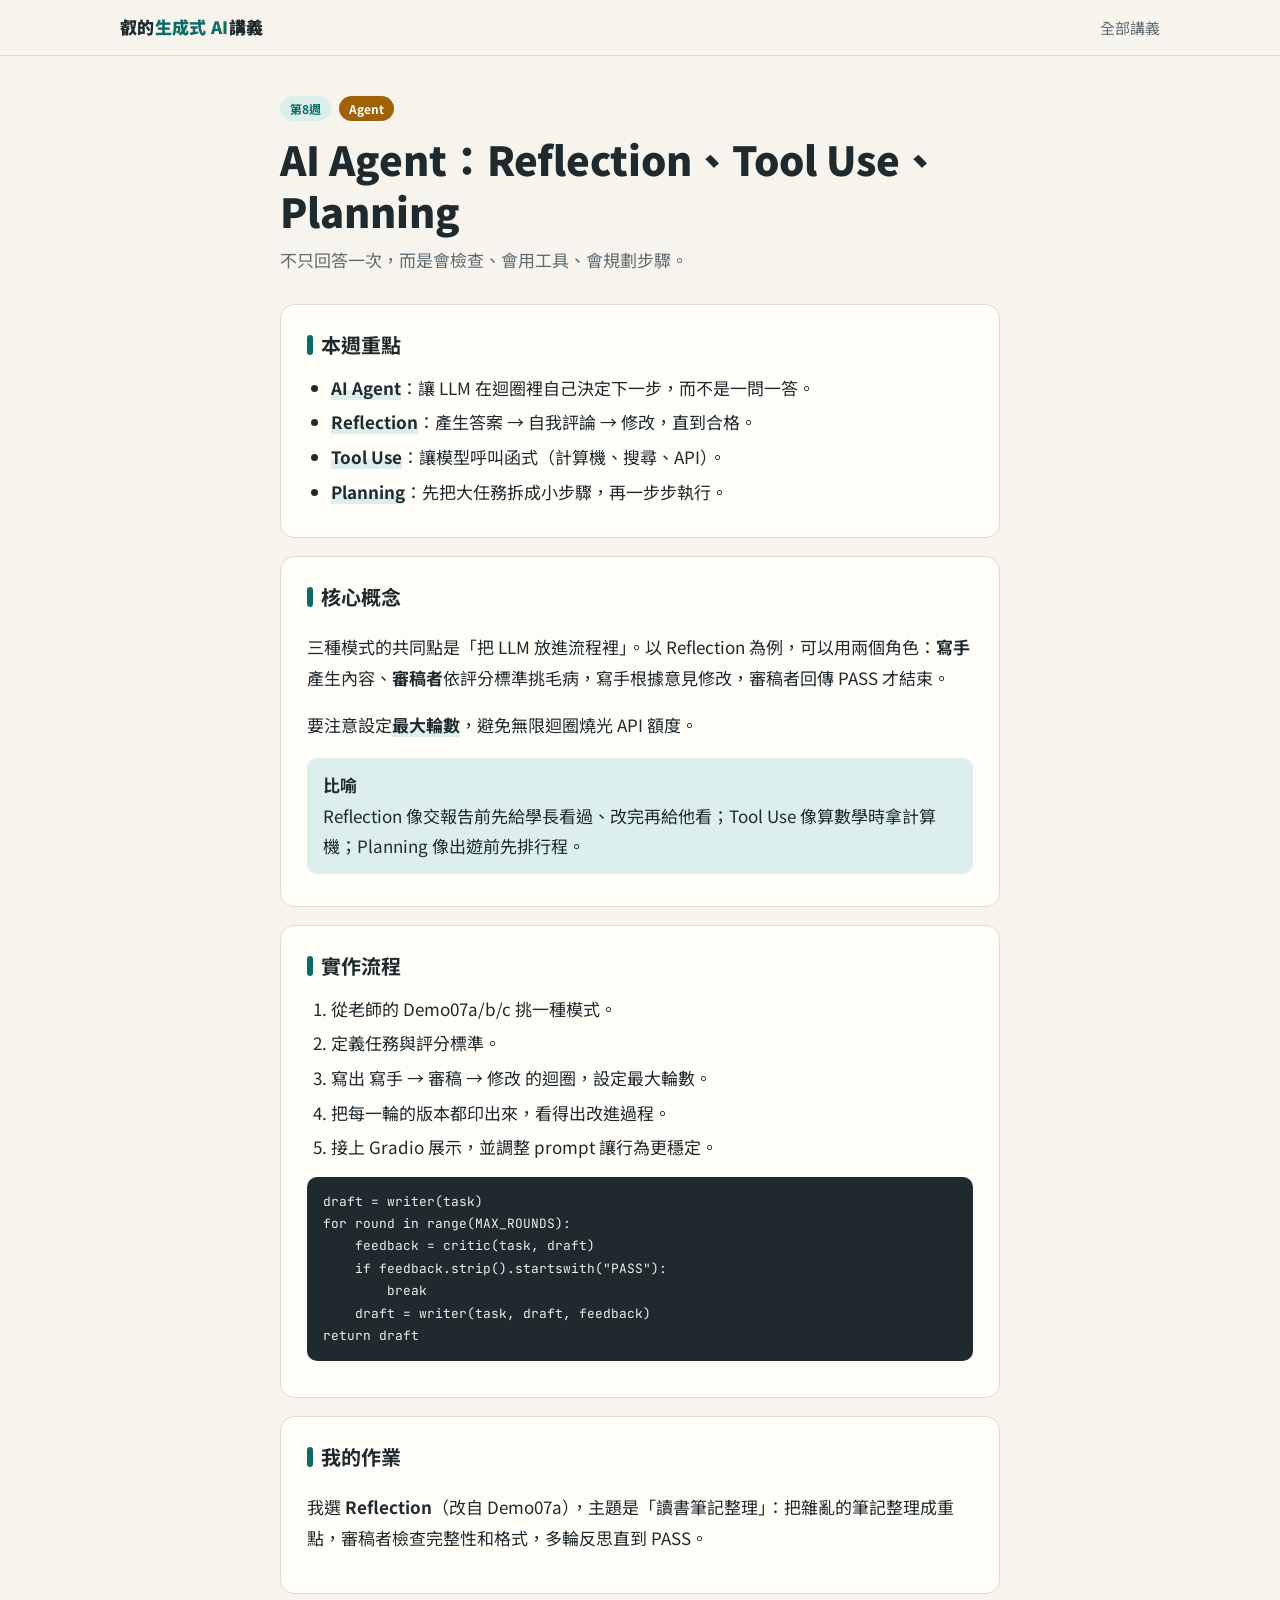
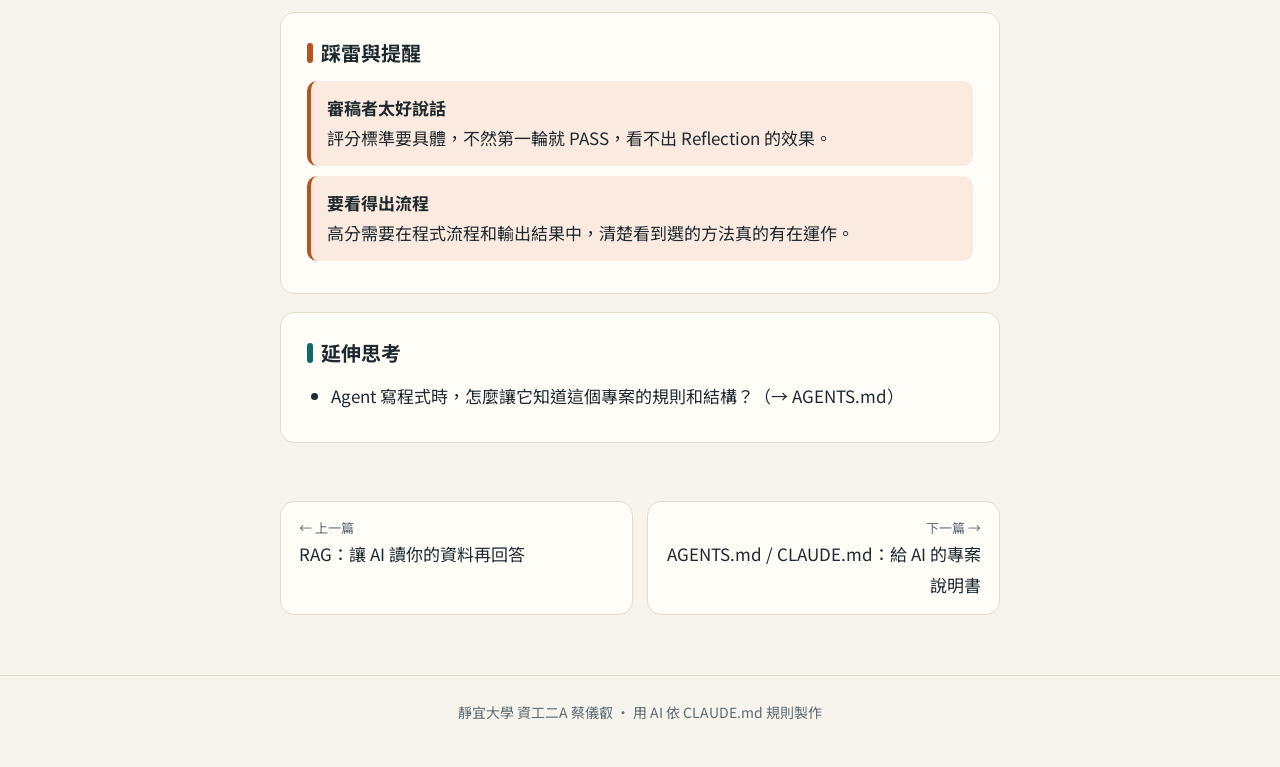
<file: lessons/06-ai-agent.html>
<!DOCTYPE html>
<html lang="zh-Hant">
<head>
  <meta charset="UTF-8">
  <meta name="viewport" content="width=device-width, initial-scale=1.0">
  <title>AI Agent：Reflection、Tool Use、Planning｜叡的生成式 AI 講義</title>
  <link rel="stylesheet" href="../assets/style.css">
</head>
<body>
  <nav class="site-nav">
    <div class="inner">
      <a class="brand" href="../">叡的<span>生成式 AI</span>講義</a>
      <div class="links">
        <a href="../#lessons">全部講義</a>
      </div>
    </div>
  </nav>

  <main class="lesson">
    <header class="lesson-header">
      <div class="meta">
        <span class="pill">第8週</span>
        <span class="tag" data-tag="Agent">Agent</span>
      </div>
      <h1>AI Agent：Reflection、Tool Use、Planning</h1>
      <p class="subtitle">不只回答一次，而是會檢查、會用工具、會規劃步驟。</p>
    </header>

    <section class="key-points">
      <h2>本週重點</h2>
      <ul>
        <li><dfn>AI Agent</dfn>：讓 LLM 在迴圈裡自己決定下一步，而不是一問一答。</li>
        <li><dfn>Reflection</dfn>：產生答案 → 自我評論 → 修改，直到合格。</li>
        <li><dfn>Tool Use</dfn>：讓模型呼叫函式（計算機、搜尋、API）。</li>
        <li><dfn>Planning</dfn>：先把大任務拆成小步驟，再一步步執行。</li>
      </ul>
    </section>

    <section class="concept">
      <h2>核心概念</h2>
      <p>三種模式的共同點是「把 LLM 放進流程裡」。以 Reflection 為例，可以用兩個角色：<strong>寫手</strong>產生內容、<strong>審稿者</strong>依評分標準挑毛病，寫手根據意見修改，審稿者回傳 PASS 才結束。</p><p>要注意設定<dfn>最大輪數</dfn>，避免無限迴圈燒光 API 額度。</p>
      <div class="callout"><strong>比喻</strong>Reflection 像交報告前先給學長看過、改完再給他看；Tool Use 像算數學時拿計算機；Planning 像出遊前先排行程。</div>
    </section>

    <section class="steps">
      <h2>實作流程</h2>
      <ol>
        <li>從老師的 Demo07a/b/c 挑一種模式。</li>
        <li>定義任務與評分標準。</li>
        <li>寫出 寫手 → 審稿 → 修改 的迴圈，設定最大輪數。</li>
        <li>把每一輪的版本都印出來，看得出改進過程。</li>
        <li>接上 Gradio 展示，並調整 prompt 讓行為更穩定。</li>
      </ol>
      <pre><code>draft = writer(task)
for round in range(MAX_ROUNDS):
    feedback = critic(task, draft)
    if feedback.strip().startswith(&quot;PASS&quot;):
        break
    draft = writer(task, draft, feedback)
return draft</code></pre>
    </section>

    <section class="homework">
      <h2>我的作業</h2>
      <p>我選 <strong>Reflection</strong>（改自 Demo07a），主題是「讀書筆記整理」：把雜亂的筆記整理成重點，審稿者檢查完整性和格式，多輪反思直到 PASS。</p>
    </section>

    <section class="pitfalls">
      <h2>踩雷與提醒</h2>
      <div class="callout warn"><strong>審稿者太好說話</strong>評分標準要具體，不然第一輪就 PASS，看不出 Reflection 的效果。</div>
      <div class="callout warn"><strong>要看得出流程</strong>高分需要在程式流程和輸出結果中，清楚看到選的方法真的有在運作。</div>
    </section>

    <section class="next">
      <h2>延伸思考</h2>
      <ul>
        <li>Agent 寫程式時，怎麼讓它知道這個專案的規則和結構？（→ AGENTS.md）</li>
      </ul>
    </section>
  </main>

  <nav class="pager"></nav>

  <footer>靜宜大學 資工二A 蔡儀叡 · 用 AI 依 CLAUDE.md 規則製作</footer>

  <script src="../assets/lessons.js"></script>
  <script src="../assets/lesson.js"></script>
</body>
</html>
</file>
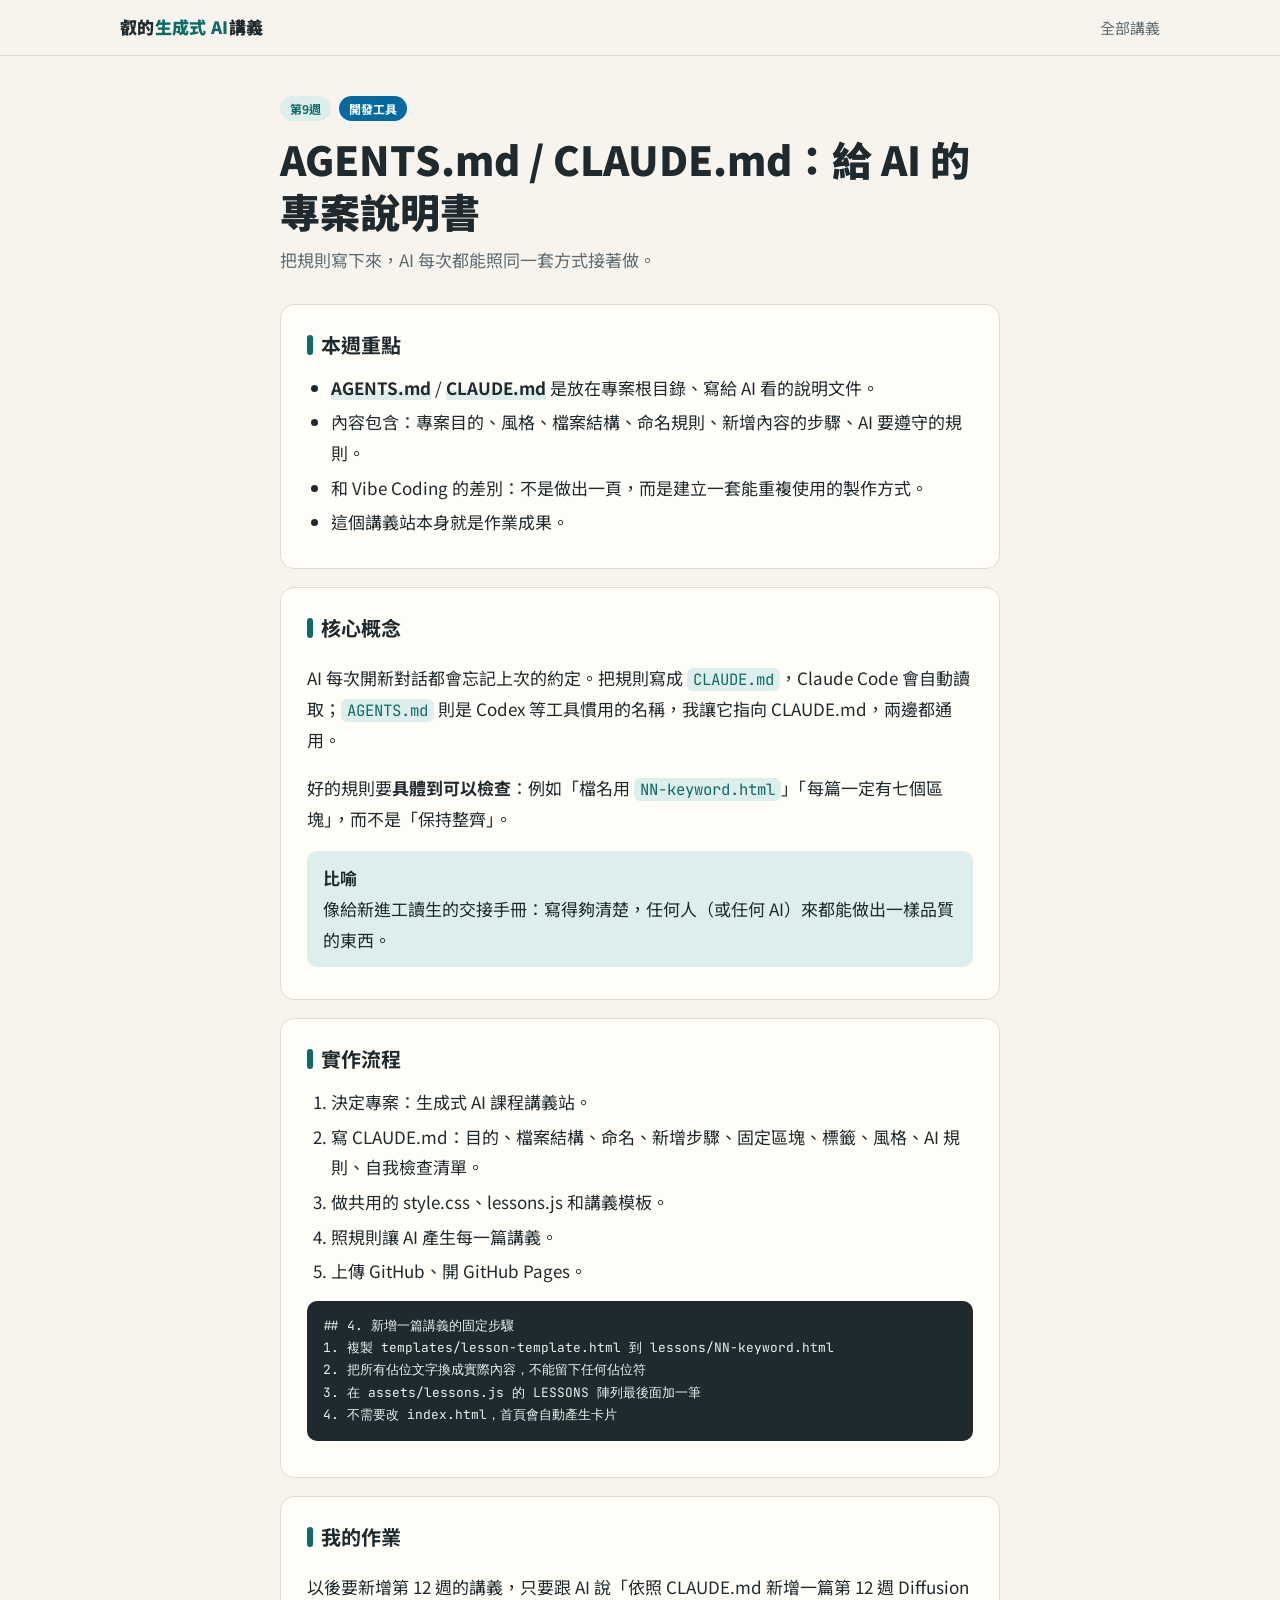
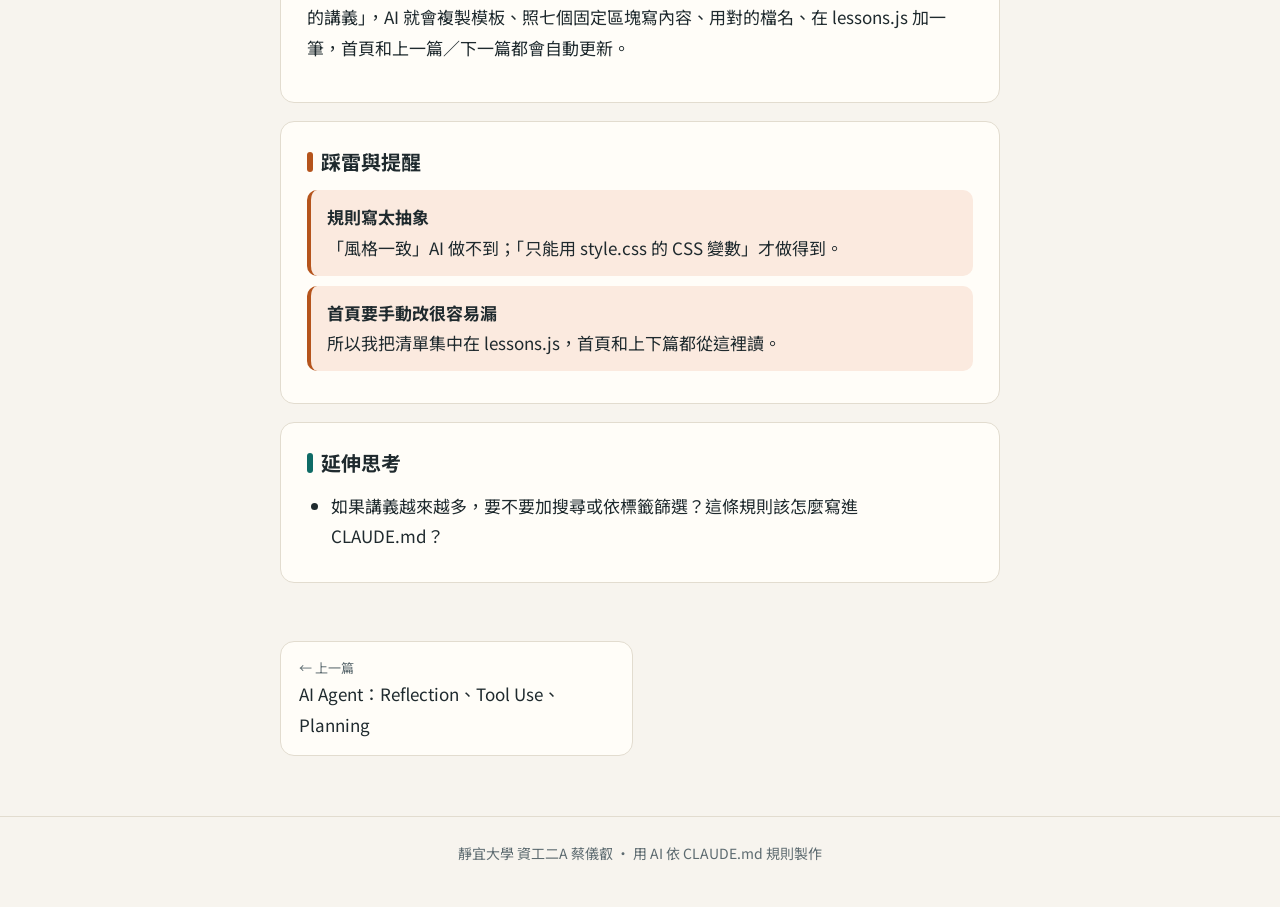
<file: lessons/07-agents-md.html>
<!DOCTYPE html>
<html lang="zh-Hant">
<head>
  <meta charset="UTF-8">
  <meta name="viewport" content="width=device-width, initial-scale=1.0">
  <title>AGENTS.md / CLAUDE.md：給 AI 的專案說明書｜叡的生成式 AI 講義</title>
  <link rel="stylesheet" href="../assets/style.css">
</head>
<body>
  <nav class="site-nav">
    <div class="inner">
      <a class="brand" href="../">叡的<span>生成式 AI</span>講義</a>
      <div class="links">
        <a href="../#lessons">全部講義</a>
      </div>
    </div>
  </nav>

  <main class="lesson">
    <header class="lesson-header">
      <div class="meta">
        <span class="pill">第9週</span>
        <span class="tag" data-tag="開發工具">開發工具</span>
      </div>
      <h1>AGENTS.md / CLAUDE.md：給 AI 的專案說明書</h1>
      <p class="subtitle">把規則寫下來，AI 每次都能照同一套方式接著做。</p>
    </header>

    <section class="key-points">
      <h2>本週重點</h2>
      <ul>
        <li><dfn>AGENTS.md</dfn> / <dfn>CLAUDE.md</dfn> 是放在專案根目錄、寫給 AI 看的說明文件。</li>
        <li>內容包含：專案目的、風格、檔案結構、命名規則、新增內容的步驟、AI 要遵守的規則。</li>
        <li>和 Vibe Coding 的差別：不是做出一頁，而是建立一套能重複使用的製作方式。</li>
        <li>這個講義站本身就是作業成果。</li>
      </ul>
    </section>

    <section class="concept">
      <h2>核心概念</h2>
      <p>AI 每次開新對話都會忘記上次的約定。把規則寫成 <code>CLAUDE.md</code>，Claude Code 會自動讀取；<code>AGENTS.md</code> 則是 Codex 等工具慣用的名稱，我讓它指向 CLAUDE.md，兩邊都通用。</p><p>好的規則要<strong>具體到可以檢查</strong>：例如「檔名用 <code>NN-keyword.html</code>」「每篇一定有七個區塊」，而不是「保持整齊」。</p>
      <div class="callout"><strong>比喻</strong>像給新進工讀生的交接手冊：寫得夠清楚，任何人（或任何 AI）來都能做出一樣品質的東西。</div>
    </section>

    <section class="steps">
      <h2>實作流程</h2>
      <ol>
        <li>決定專案：生成式 AI 課程講義站。</li>
        <li>寫 CLAUDE.md：目的、檔案結構、命名、新增步驟、固定區塊、標籤、風格、AI 規則、自我檢查清單。</li>
        <li>做共用的 style.css、lessons.js 和講義模板。</li>
        <li>照規則讓 AI 產生每一篇講義。</li>
        <li>上傳 GitHub、開 GitHub Pages。</li>
      </ol>
      <pre><code>## 4. 新增一篇講義的固定步驟
1. 複製 templates/lesson-template.html 到 lessons/NN-keyword.html
2. 把所有佔位文字換成實際內容，不能留下任何佔位符
3. 在 assets/lessons.js 的 LESSONS 陣列最後面加一筆
4. 不需要改 index.html，首頁會自動產生卡片</code></pre>
    </section>

    <section class="homework">
      <h2>我的作業</h2>
      <p>以後要新增第 12 週的講義，只要跟 AI 說「依照 CLAUDE.md 新增一篇第 12 週 Diffusion 的講義」，AI 就會複製模板、照七個固定區塊寫內容、用對的檔名、在 lessons.js 加一筆，首頁和上一篇／下一篇都會自動更新。</p>
    </section>

    <section class="pitfalls">
      <h2>踩雷與提醒</h2>
      <div class="callout warn"><strong>規則寫太抽象</strong>「風格一致」AI 做不到；「只能用 style.css 的 CSS 變數」才做得到。</div>
      <div class="callout warn"><strong>首頁要手動改很容易漏</strong>所以我把清單集中在 lessons.js，首頁和上下篇都從這裡讀。</div>
    </section>

    <section class="next">
      <h2>延伸思考</h2>
      <ul>
        <li>如果講義越來越多，要不要加搜尋或依標籤篩選？這條規則該怎麼寫進 CLAUDE.md？</li>
      </ul>
    </section>
  </main>

  <nav class="pager"></nav>

  <footer>靜宜大學 資工二A 蔡儀叡 · 用 AI 依 CLAUDE.md 規則製作</footer>

  <script src="../assets/lessons.js"></script>
  <script src="../assets/lesson.js"></script>
</body>
</html>
</file>
<file: assets/style.css>
@import url("https://fonts.googleapis.com/css2?family=Noto+Sans+TC:wght@400;500;700;900&family=JetBrains+Mono:wght@400;600&display=swap");

:root {
  --bg: #f7f4ee;
  --paper: #fffdf8;
  --ink: #1f2a2e;
  --muted: #5d6b70;
  --line: #e2dccf;
  --accent: #0f6b66;
  --accent-soft: #dcefec;
  --warn: #b5541c;
  --warn-soft: #fbeadf;
  --code-bg: #1f2a2e;
  --code-ink: #e8f1ef;
  --radius: 14px;
  --t-basic: #6a5acd;
  --t-prompt: #c2410c;
  --t-tool: #0369a1;
  --t-bot: #be185d;
  --t-rag: #15803d;
  --t-agent: #a16207;
  --t-image: #7c3aed;
}

* { box-sizing: border-box; }

html { -webkit-text-size-adjust: 100%; }

body {
  margin: 0;
  background: var(--bg);
  color: var(--ink);
  font-family: "Noto Sans TC", system-ui, sans-serif;
  line-height: 1.8;
  font-size: 17px;
}

a { color: var(--accent); }

img { max-width: 100%; }

/* ---------- 頂部導覽 ---------- */
.site-nav {
  position: sticky;
  top: 0;
  z-index: 10;
  background: color-mix(in srgb, var(--bg) 88%, transparent);
  backdrop-filter: blur(8px);
  border-bottom: 1px solid var(--line);
}
.site-nav .inner {
  max-width: 1080px;
  margin: 0 auto;
  padding: 12px 20px;
  display: flex;
  align-items: center;
  justify-content: space-between;
  gap: 12px;
}
.brand {
  font-weight: 900;
  color: var(--ink);
  text-decoration: none;
  letter-spacing: .02em;
}
.brand span { color: var(--accent); }
.site-nav .links a {
  color: var(--muted);
  text-decoration: none;
  font-size: 15px;
  margin-left: 16px;
}
.site-nav .links a:hover { color: var(--accent); }

/* ---------- 首頁 ---------- */
.hero {
  max-width: 1080px;
  margin: 0 auto;
  padding: 64px 20px 32px;
}
.hero .eyebrow {
  color: var(--accent);
  font-weight: 700;
  font-size: 14px;
  letter-spacing: .12em;
}
.hero h1 {
  font-size: clamp(32px, 6vw, 56px);
  line-height: 1.2;
  margin: 8px 0 16px;
  font-weight: 900;
}
.hero p {
  color: var(--muted);
  max-width: 640px;
  margin: 0;
}

.grid {
  max-width: 1080px;
  margin: 0 auto;
  padding: 16px 20px 80px;
  display: grid;
  grid-template-columns: repeat(auto-fill, minmax(280px, 1fr));
  gap: 18px;
}
.card {
  display: flex;
  flex-direction: column;
  gap: 8px;
  background: var(--paper);
  border: 1px solid var(--line);
  border-radius: var(--radius);
  padding: 22px;
  text-decoration: none;
  color: var(--ink);
  transition: transform .15s ease, box-shadow .15s ease, border-color .15s ease;
}
.card:hover {
  transform: translateY(-3px);
  border-color: var(--accent);
  box-shadow: 0 10px 24px -14px rgba(15, 107, 102, .5);
}
.card .num {
  font-family: "JetBrains Mono", monospace;
  font-size: 13px;
  color: var(--muted);
}
.card h2 {
  font-size: 20px;
  margin: 0;
  line-height: 1.4;
}
.card p {
  margin: 0;
  color: var(--muted);
  font-size: 15px;
  line-height: 1.7;
}
.card .meta { display: flex; gap: 8px; flex-wrap: wrap; margin-top: auto; padding-top: 6px; }

/* ---------- 標籤 ---------- */
.pill, .tag {
  display: inline-block;
  font-size: 12px;
  font-weight: 700;
  padding: 2px 10px;
  border-radius: 999px;
  line-height: 1.8;
}
.pill { background: var(--accent-soft); color: var(--accent); }
.tag { color: #fff; background: var(--muted); }
.tag[data-tag="基礎觀念"] { background: var(--t-basic); }
.tag[data-tag="Prompt"] { background: var(--t-prompt); }
.tag[data-tag="開發工具"] { background: var(--t-tool); }
.tag[data-tag="對話機器人"] { background: var(--t-bot); }
.tag[data-tag="RAG"] { background: var(--t-rag); }
.tag[data-tag="Agent"] { background: var(--t-agent); }
.tag[data-tag="圖像生成"] { background: var(--t-image); }

/* ---------- 講義頁 ---------- */
.lesson {
  max-width: 760px;
  margin: 0 auto;
  padding: 40px 20px 40px;
}
.lesson-header { margin-bottom: 28px; }
.lesson-header .meta { display: flex; gap: 8px; flex-wrap: wrap; }
.lesson-header h1 {
  font-size: clamp(28px, 5vw, 40px);
  line-height: 1.3;
  margin: 12px 0 8px;
  font-weight: 900;
}
.lesson-header .subtitle { color: var(--muted); margin: 0; }

.lesson section {
  background: var(--paper);
  border: 1px solid var(--line);
  border-radius: var(--radius);
  padding: 22px 26px;
  margin-bottom: 18px;
}
.lesson section > h2 {
  font-size: 20px;
  margin: 0 0 10px;
  display: flex;
  align-items: center;
  gap: 8px;
}
.lesson section > h2::before {
  content: "";
  width: 6px;
  height: 20px;
  border-radius: 3px;
  background: var(--accent);
}
.lesson section.pitfalls > h2::before { background: var(--warn); }
.lesson ul, .lesson ol { padding-left: 1.4em; margin: 8px 0; }
.lesson li { margin: 4px 0; }
.lesson dfn {
  font-style: normal;
  font-weight: 700;
  background: linear-gradient(transparent 60%, var(--accent-soft) 60%);
}

.callout {
  border-radius: 10px;
  padding: 12px 16px;
  margin: 10px 0;
  background: var(--accent-soft);
}
.callout.warn { background: var(--warn-soft); border-left: 4px solid var(--warn); }
.callout strong { display: block; }

pre {
  background: var(--code-bg);
  color: var(--code-ink);
  border-radius: 10px;
  padding: 14px 16px;
  overflow-x: auto;
  font-size: 14px;
  line-height: 1.6;
}
code { font-family: "JetBrains Mono", monospace; font-size: .92em; }
:not(pre) > code {
  background: var(--accent-soft);
  color: var(--accent);
  padding: 1px 6px;
  border-radius: 6px;
}

/* ---------- 上一篇 / 下一篇 ---------- */
.pager {
  max-width: 760px;
  margin: 0 auto 60px;
  padding: 0 20px;
  display: grid;
  grid-template-columns: 1fr 1fr;
  gap: 14px;
}
.pager a {
  display: block;
  background: var(--paper);
  border: 1px solid var(--line);
  border-radius: var(--radius);
  padding: 14px 18px;
  text-decoration: none;
  color: var(--ink);
}
.pager a:hover { border-color: var(--accent); }
.pager small { display: block; color: var(--muted); font-size: 13px; }
.pager .next { text-align: right; grid-column: 2; }

footer {
  text-align: center;
  color: var(--muted);
  font-size: 14px;
  padding: 24px 20px 40px;
  border-top: 1px solid var(--line);
}

@media (max-width: 560px) {
  body { font-size: 16px; }
  .lesson section { padding: 18px; }
  .site-nav .links a { margin-left: 10px; }
  .pager { grid-template-columns: 1fr; }
  .pager .next { grid-column: 1; }
}
</file>
